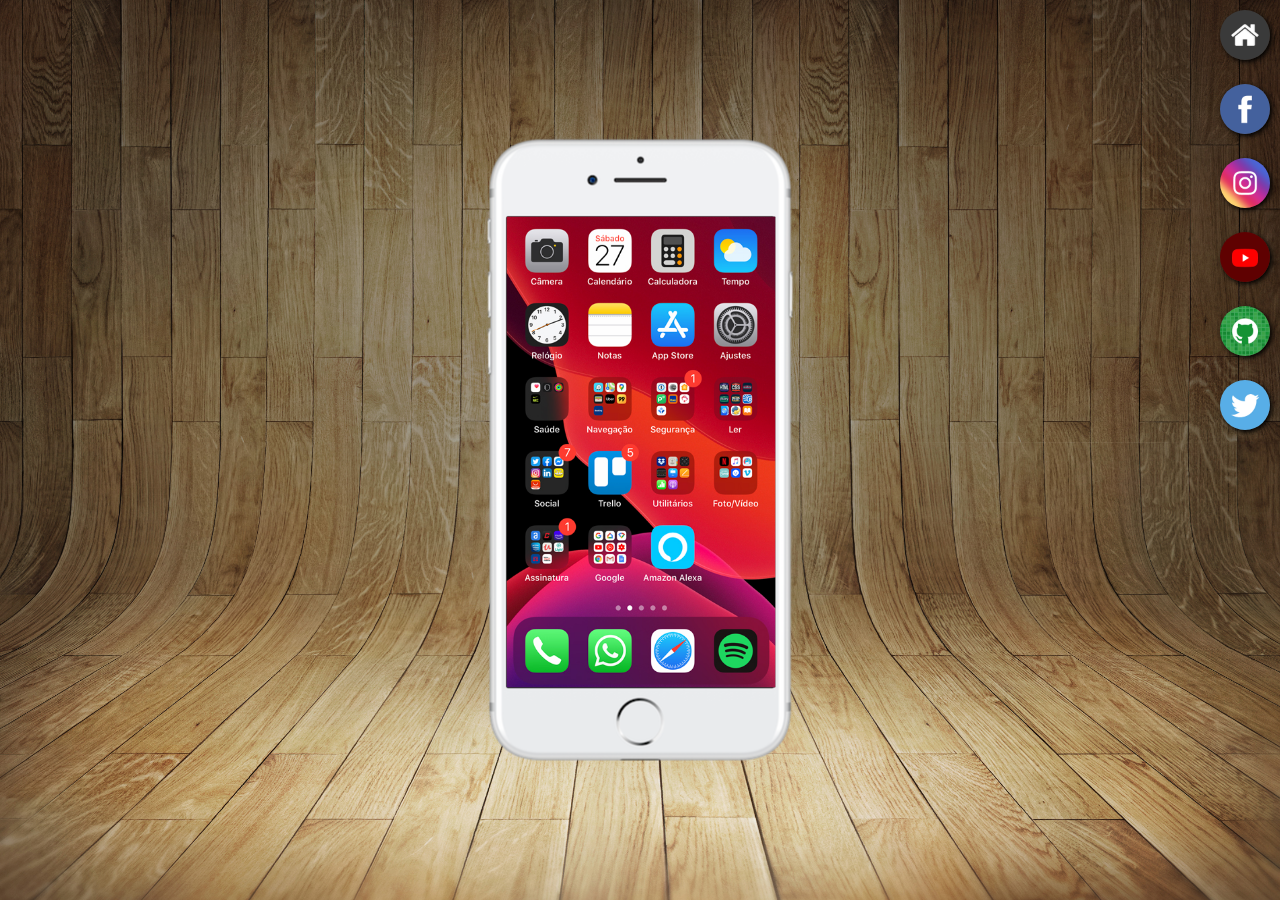
<file: index.html>
<!DOCTYPE html>
<html lang="pt-br">
<head>
    <meta charset="UTF-8">
    <meta name="viewport" content="width=device-width, initial-scale=1.0">
    <title>Projecto Redes Sociais</title>
    <link rel="shortcut icon" href="favicon.ico" type="image/x-icon">
    <link rel="stylesheet" href="estilos/style.css">
</head>
<body>
    <main>
        <section id="telefone">
            <iframe src="home.html" name="tela" id="tela" frameborder="0">
                <p>Seu navegador não é compátivel com iframes</p>
            </iframe>
            
        </section>
        <section id="redes-sociais">
            <a href="home.html" target="tela"><img src="imagens/logo-home.jpg" alt=""></a> <br>
            <a href="facebook.html" target="tela"><img src="imagens/logo-facebook.jpg" alt=""></a><br>
            <a href="instagram.html" target="tela"><img src="imagens/logo-instagram.jpg" alt=""></a><br>
            <a href="youtube.html" target="tela"><img src="imagens/logo-youtube.jpg" alt=""></a><br>
            <a href="github.html" target="tela"><img src="imagens/logo-github.jpg" alt=""></a><br>
            <a href="twitter.html" target="tela"><img src="imagens/logo-twitter.jpg" alt=""></a>



        </section>
    </main>
</body>
</html>
</file>
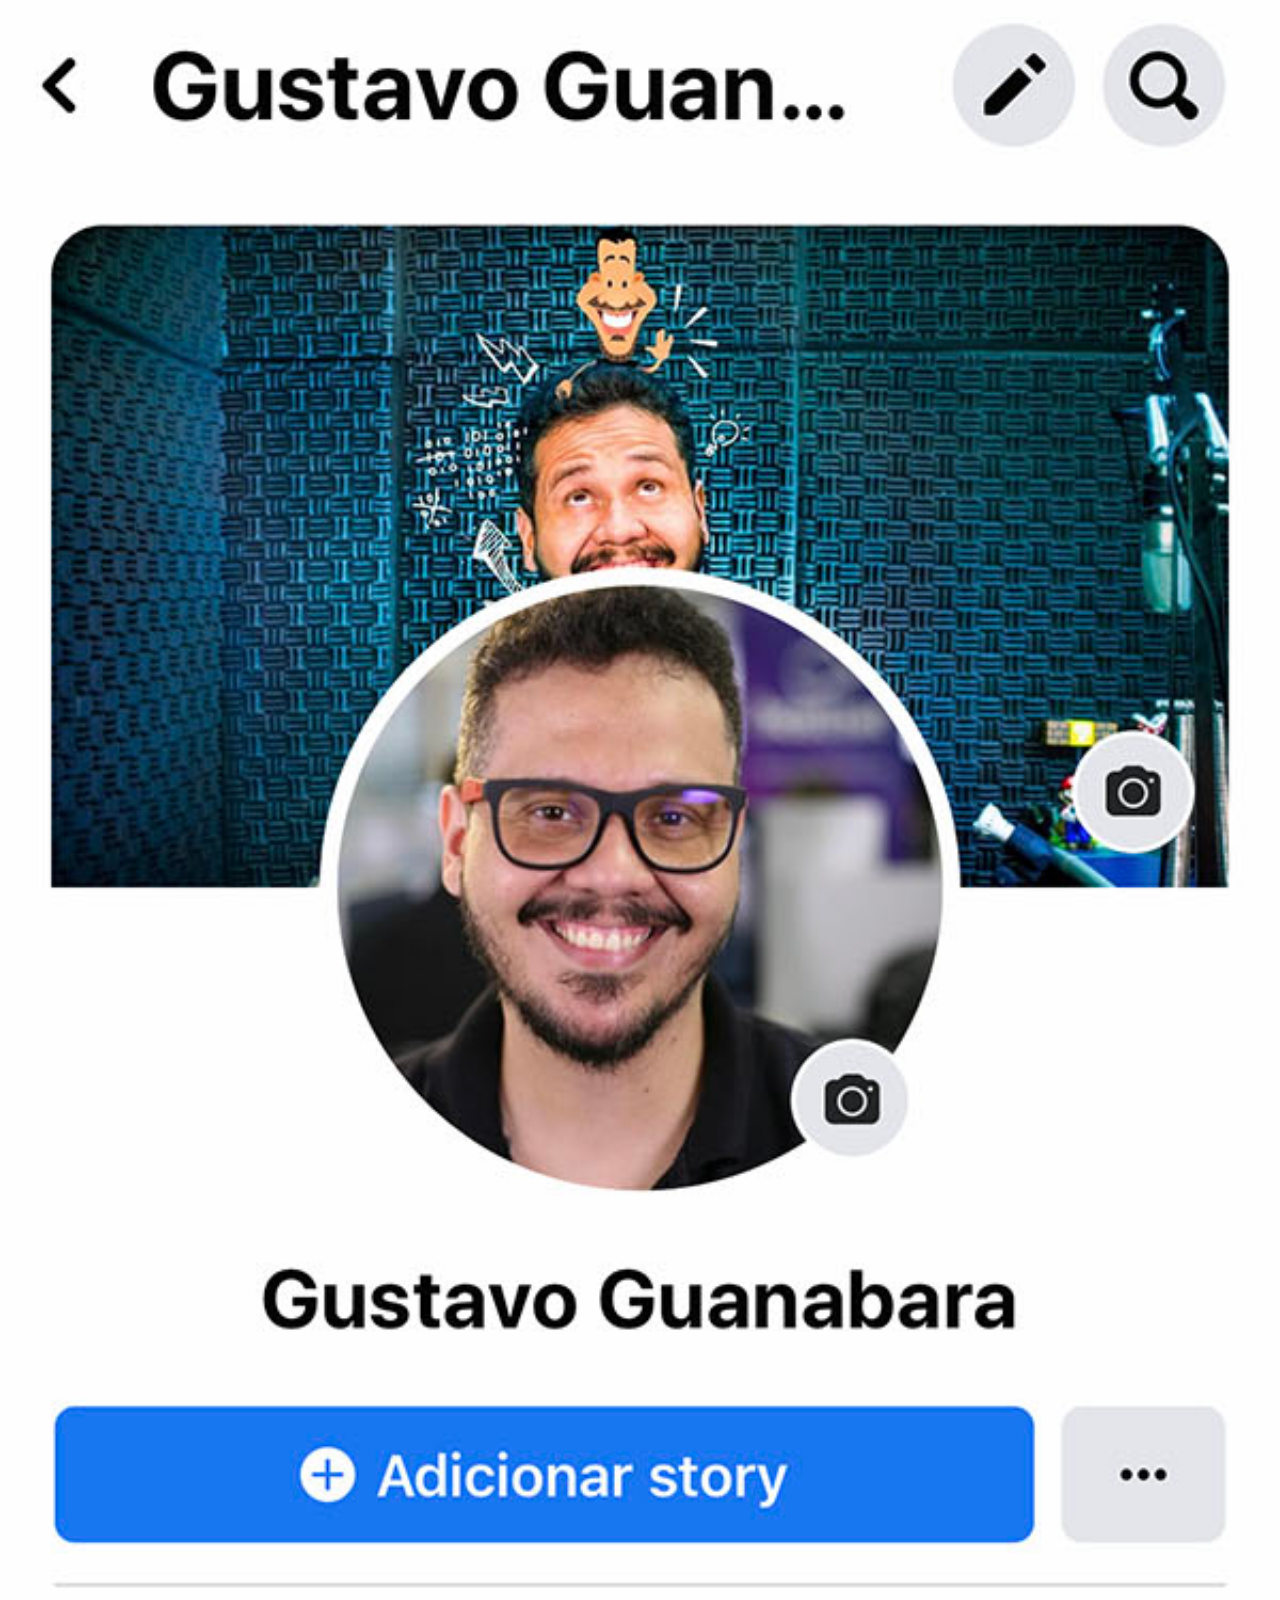
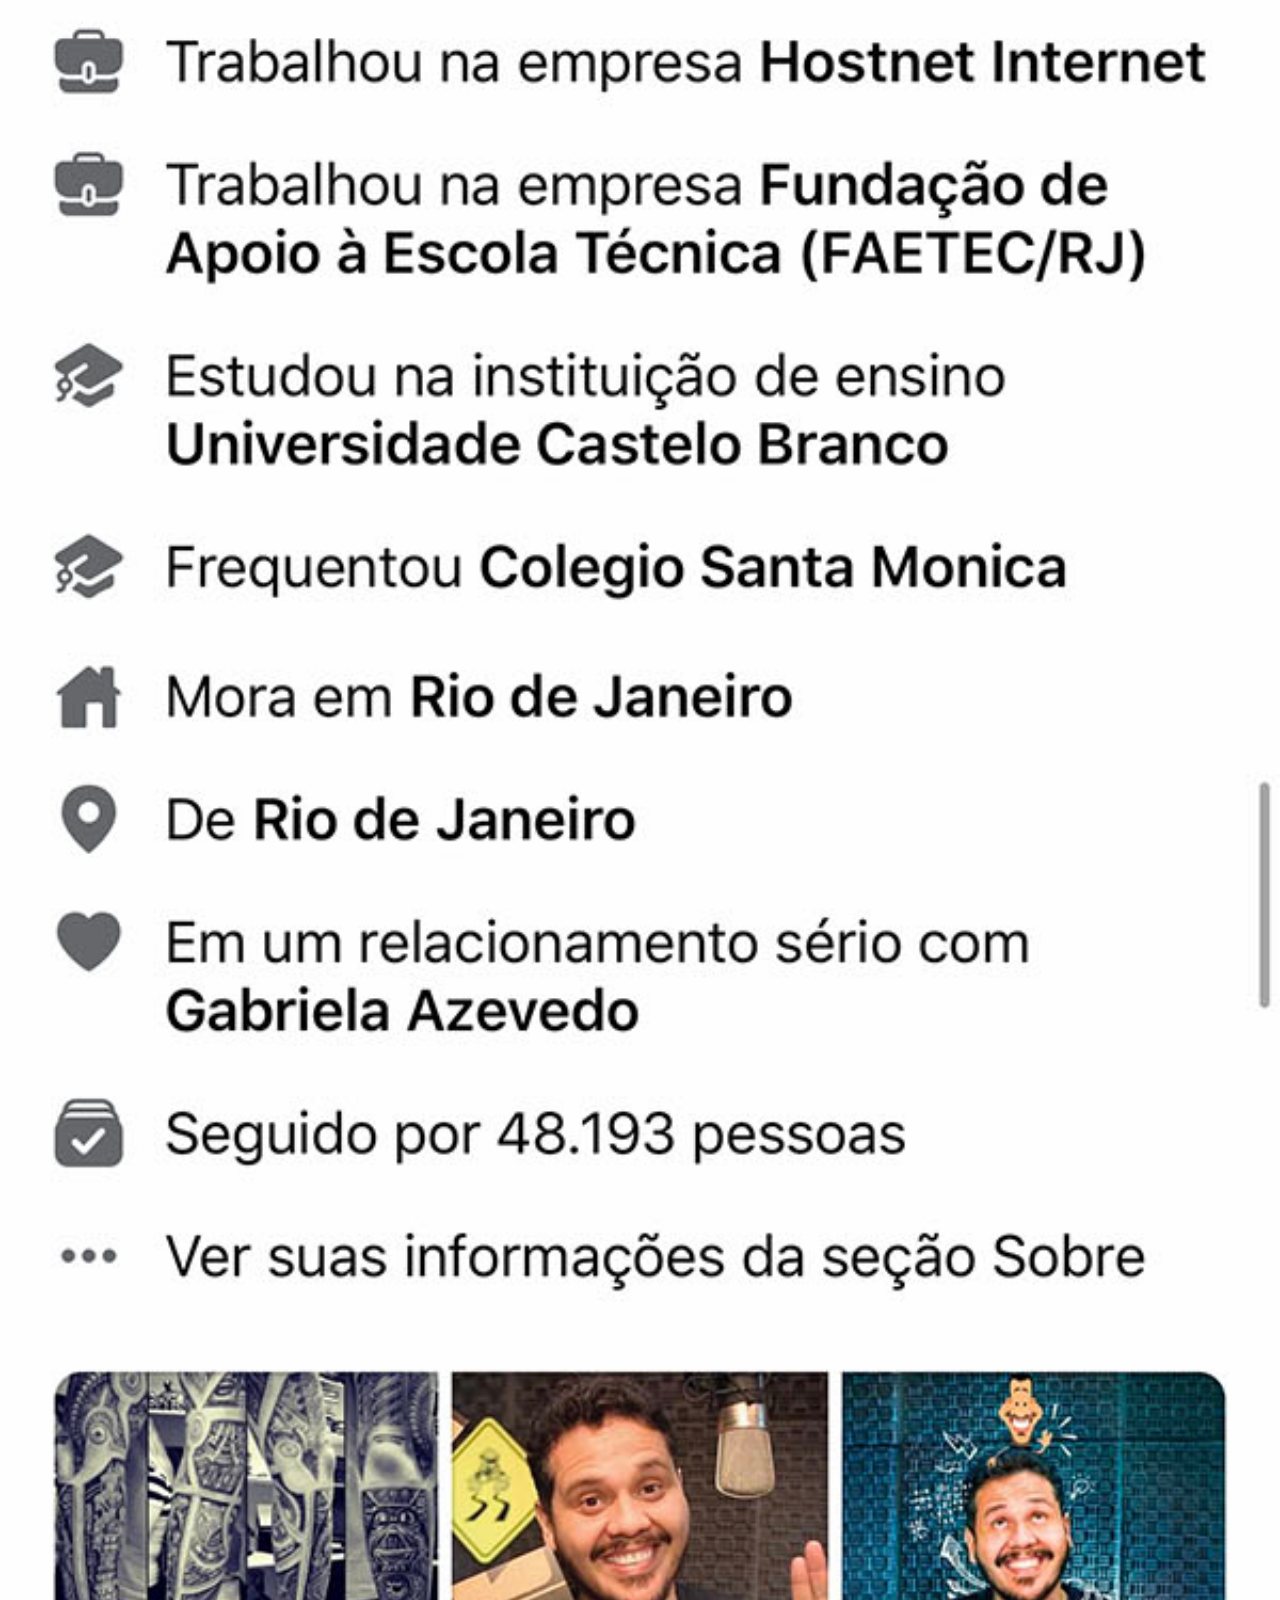
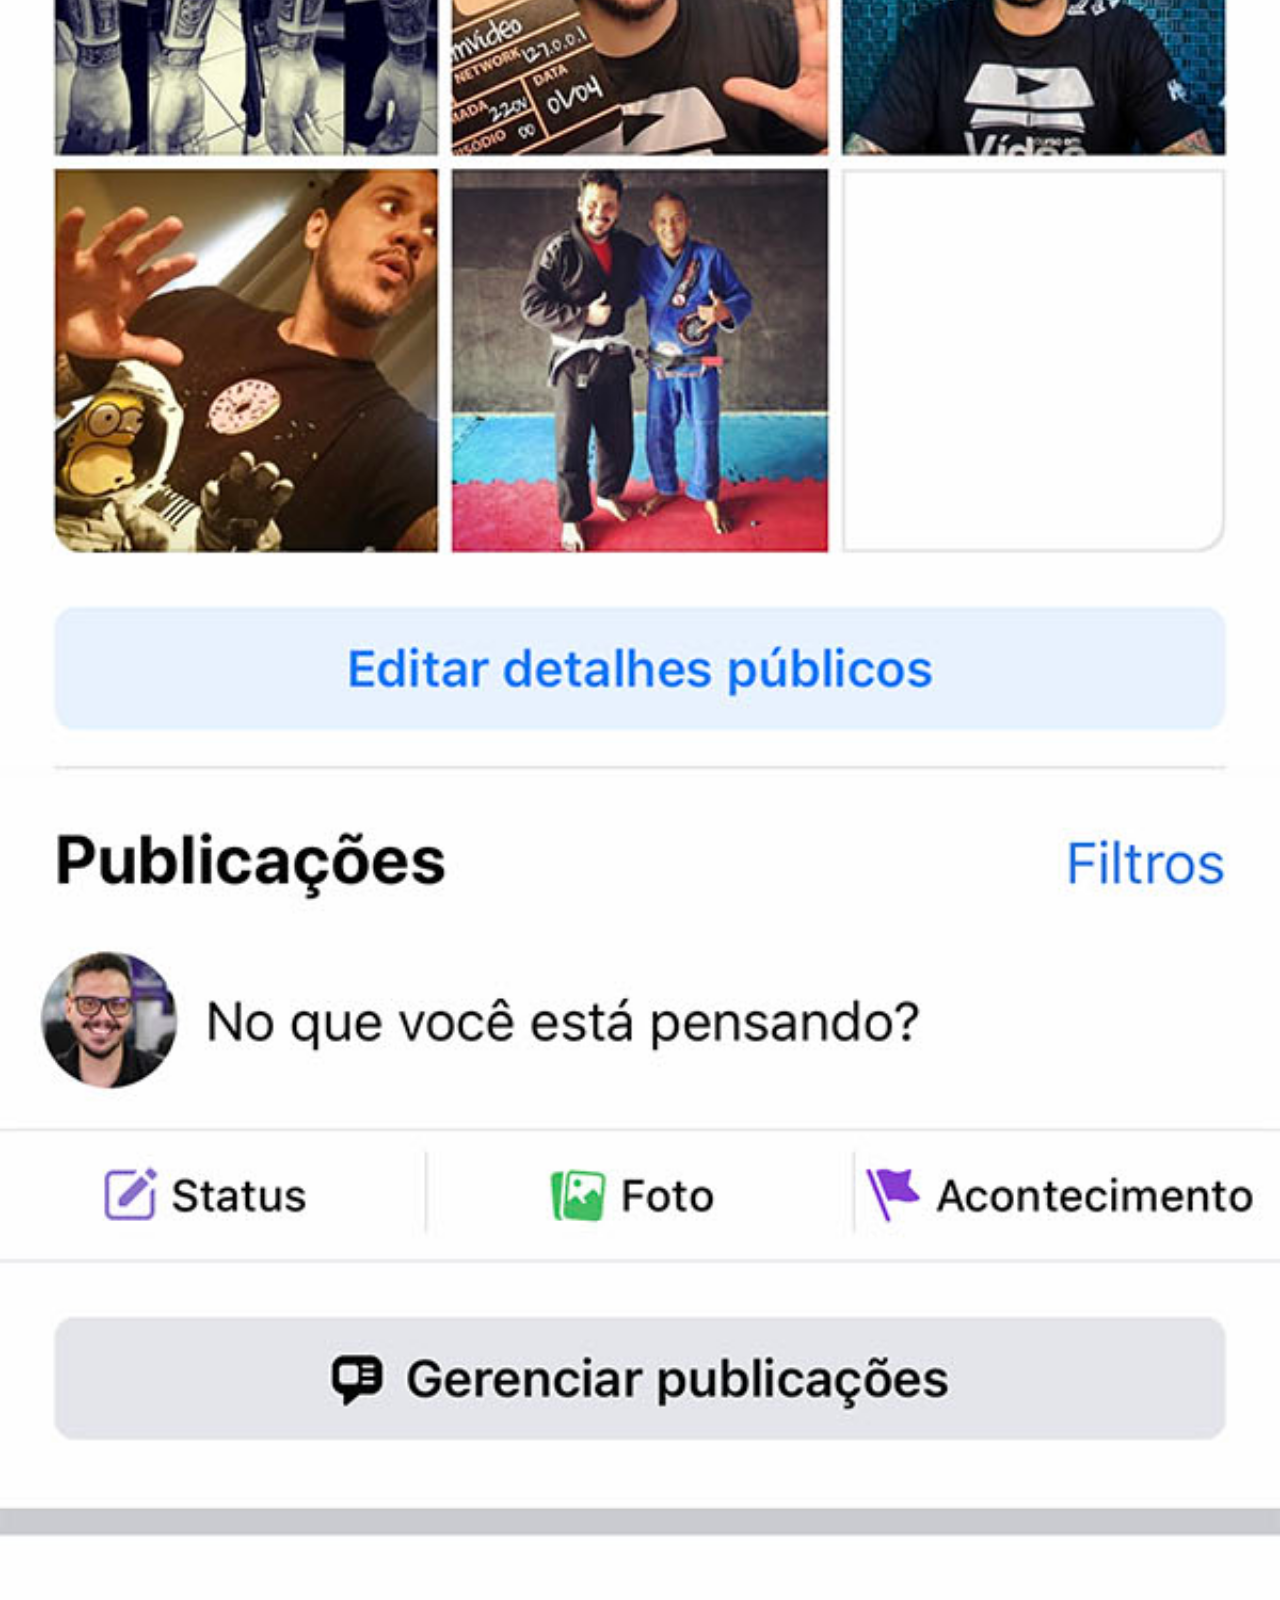
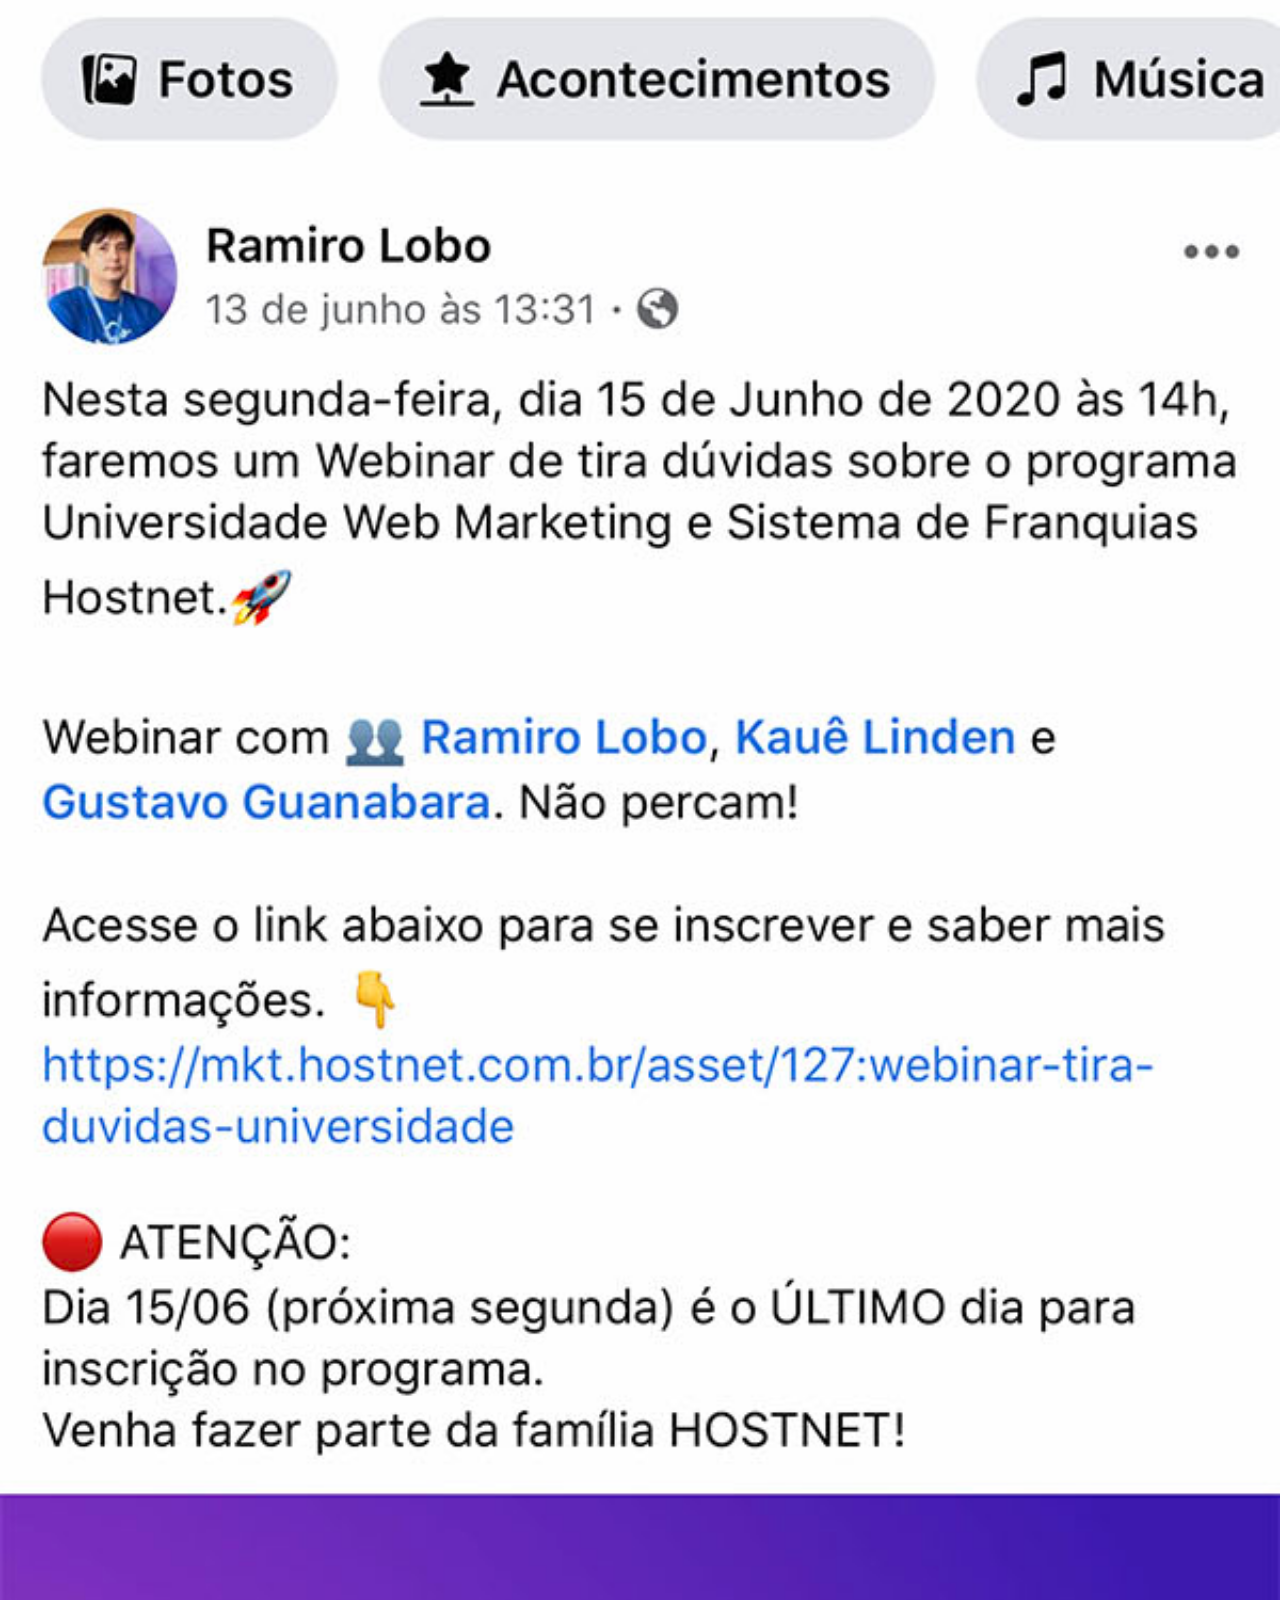
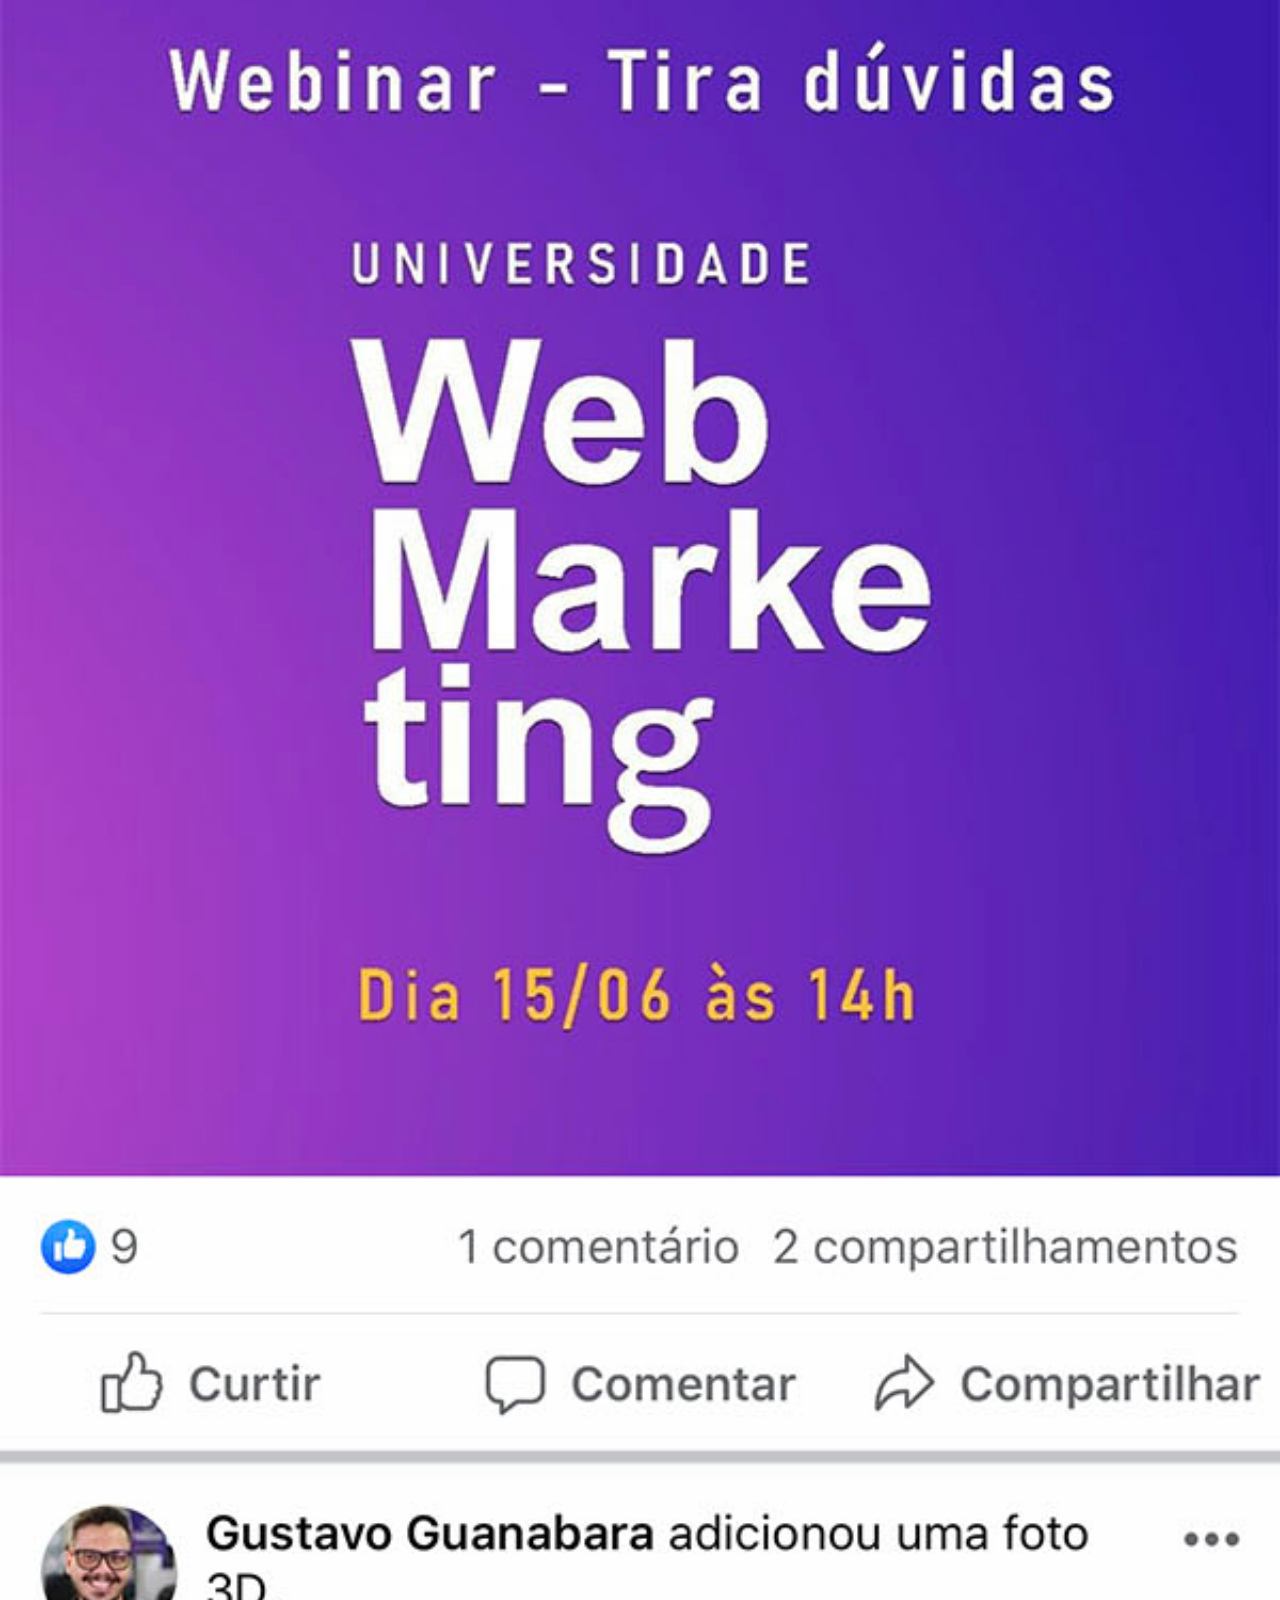
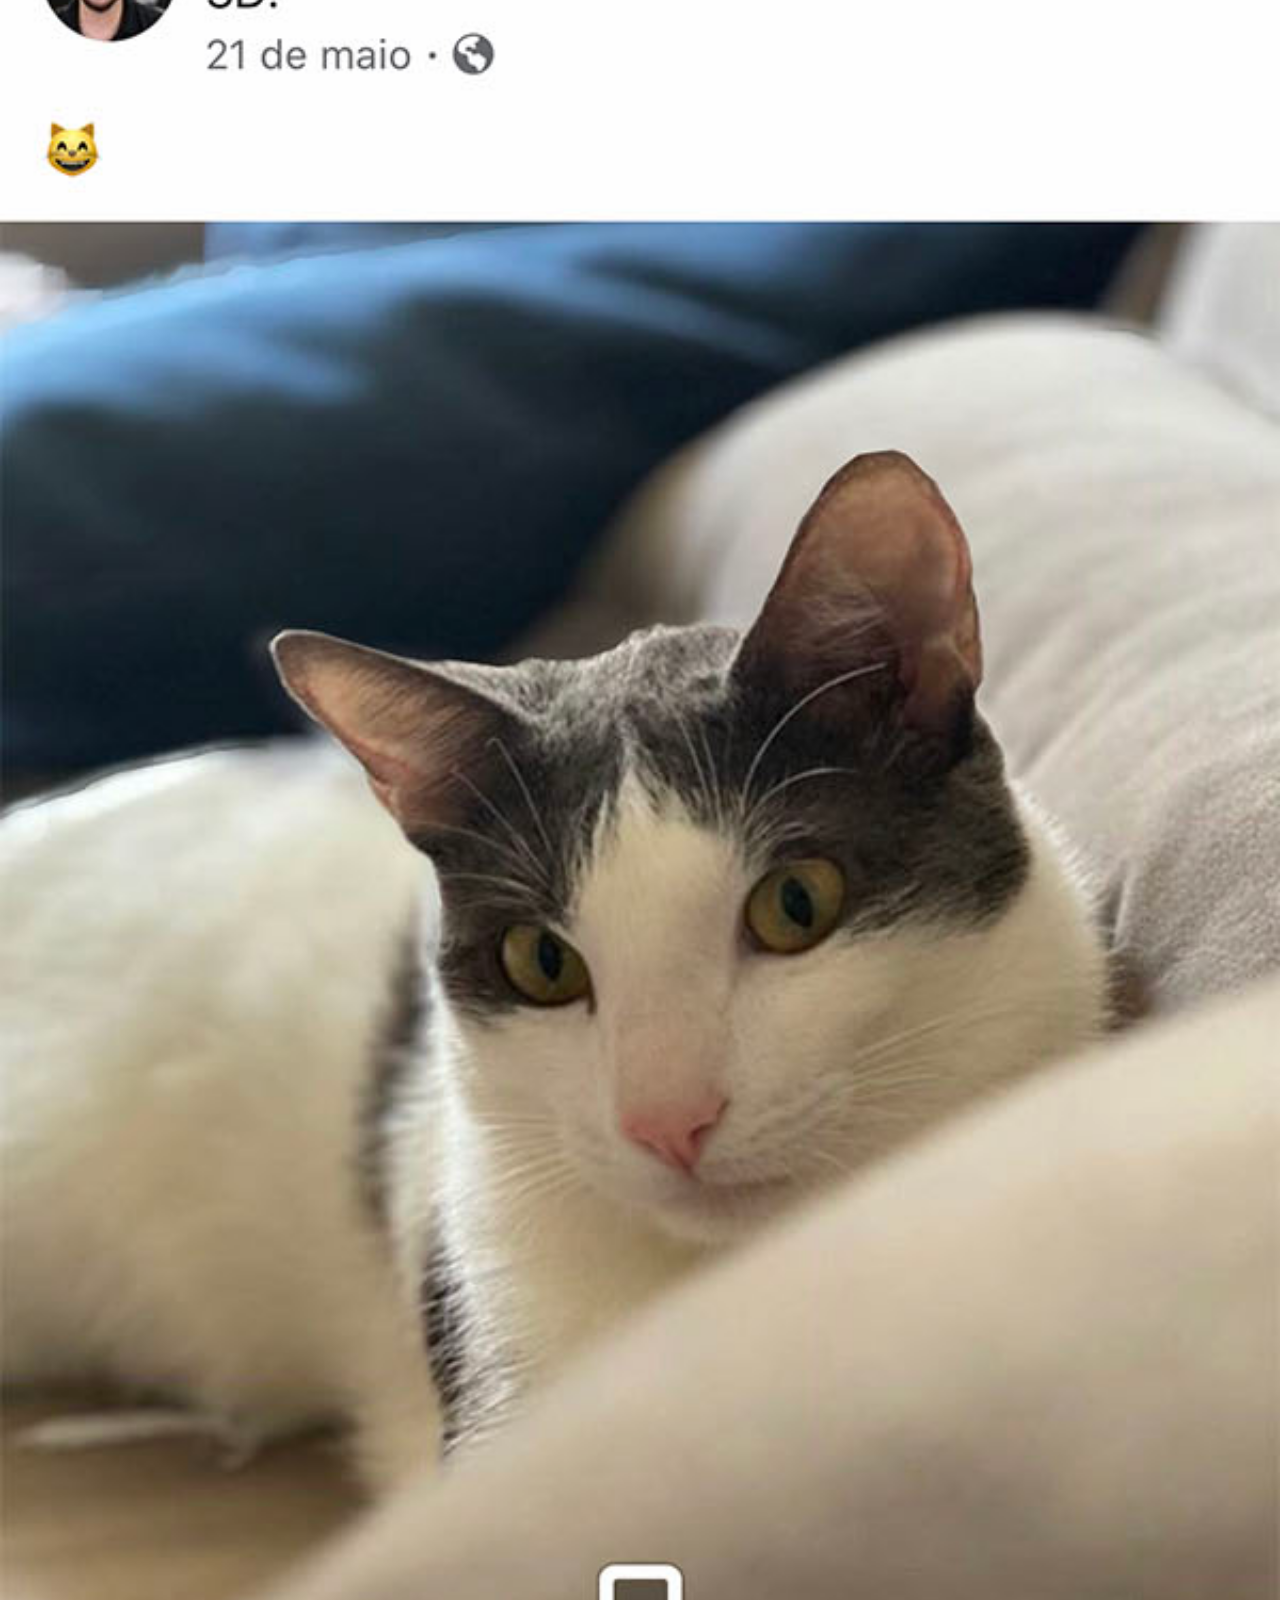
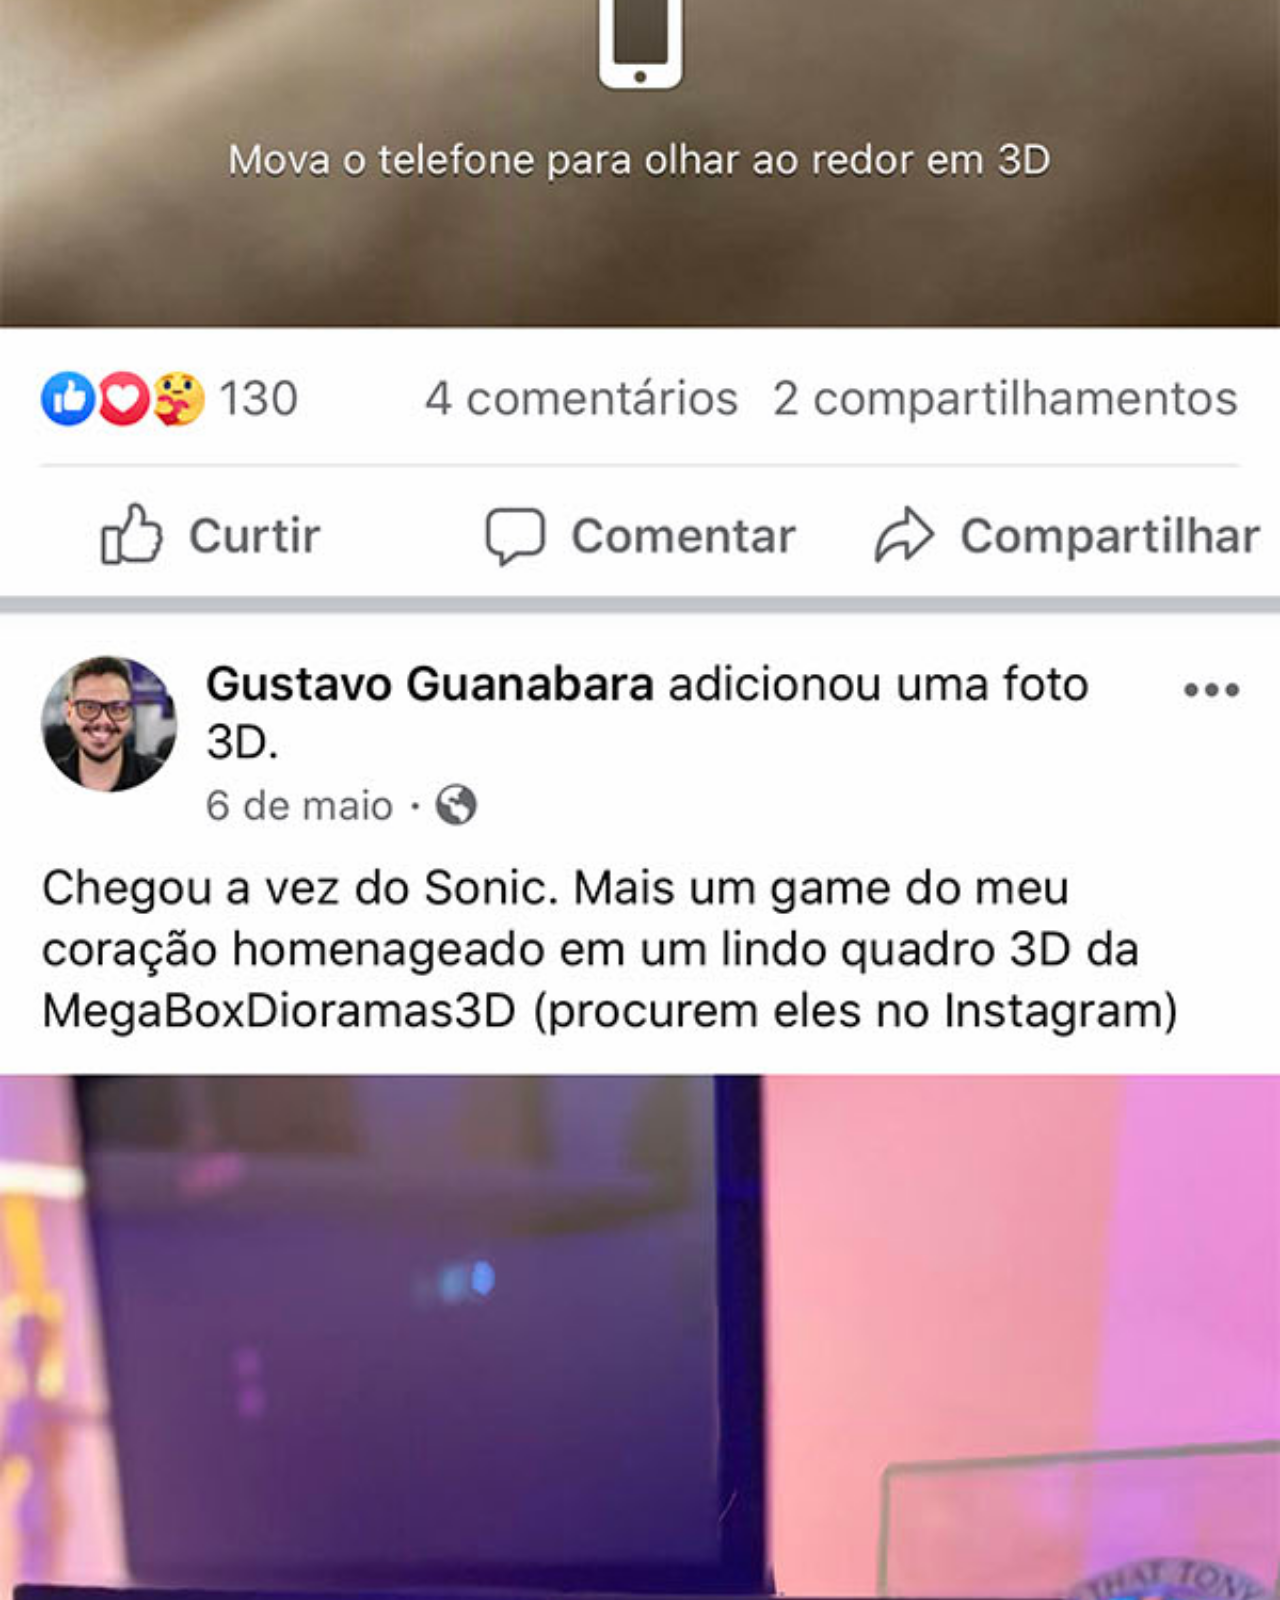
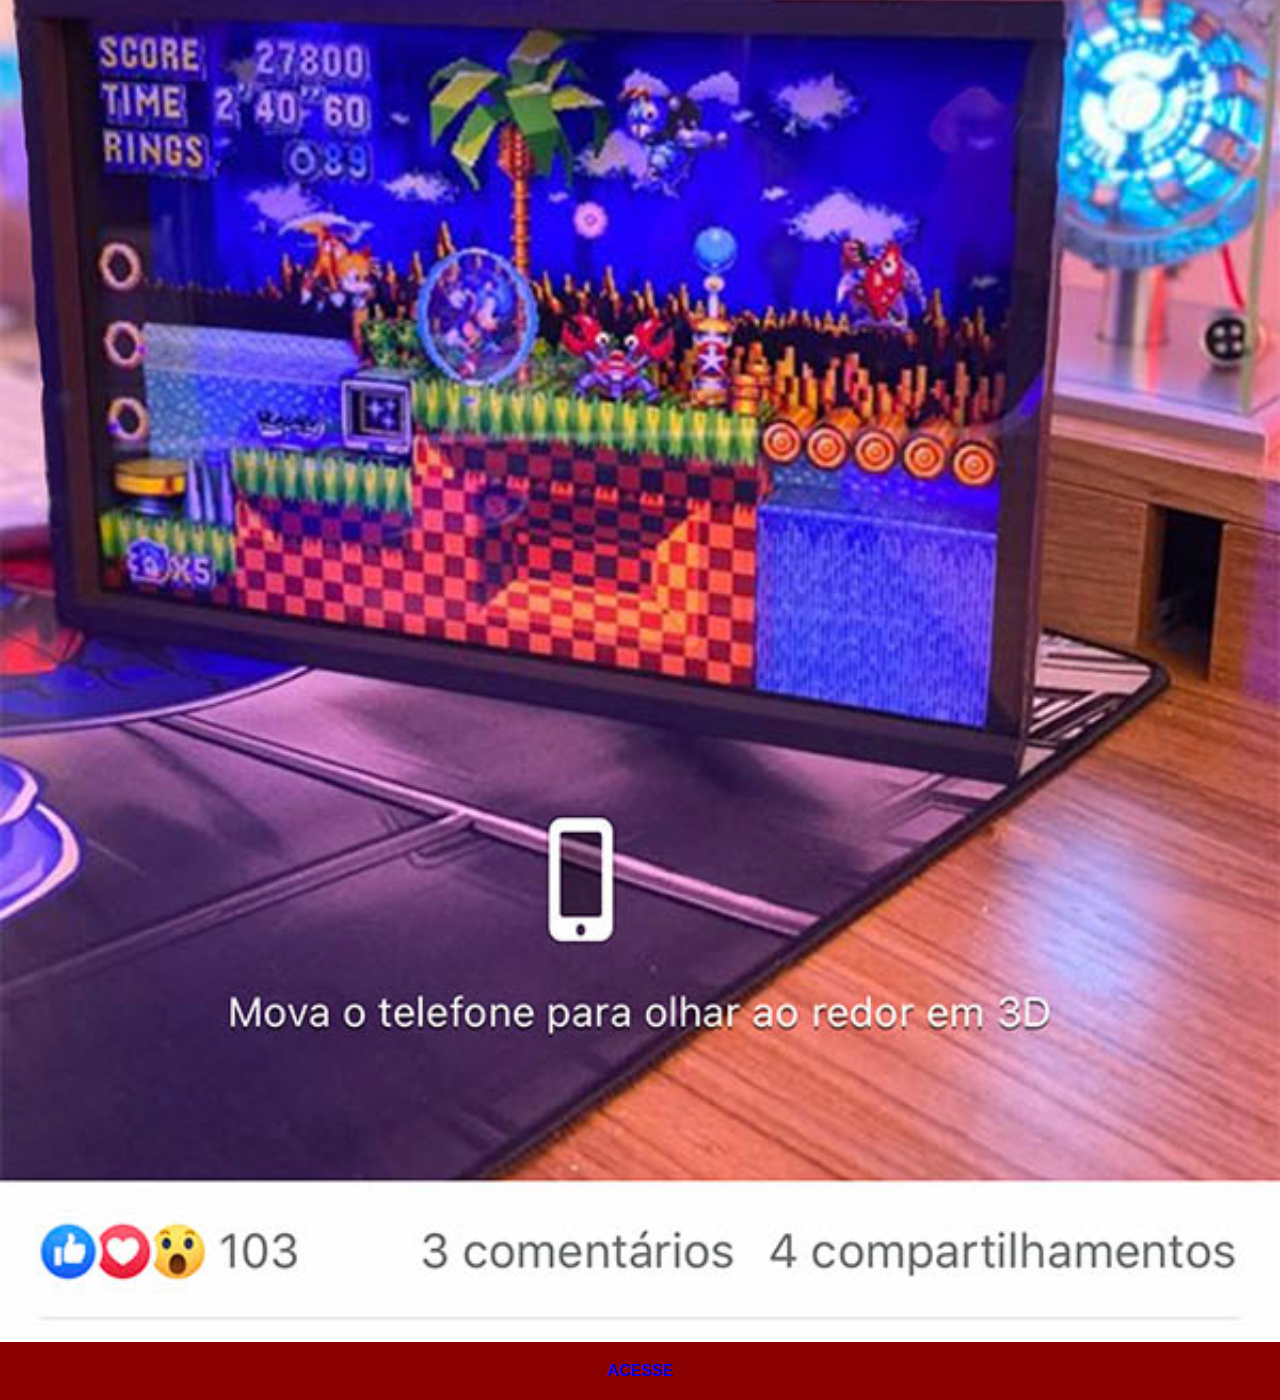
<file: facebook.html>
<!DOCTYPE html>
<html lang="pt-br">
<head>
    <meta charset="UTF-8">
    <meta name="viewport" content="width=device-width, initial-scale=1.0">
    <title>Facebook</title>
    <link rel="stylesheet" href="estilos/social.css">
</head>
<body>
    <img src="imagens/tela-facebook.jpg" alt="">
    <a href="https://web.facebook.com/bumbacaetano.paulo" target="_blank">ACESSE</a>
</body>
</html>
</file>
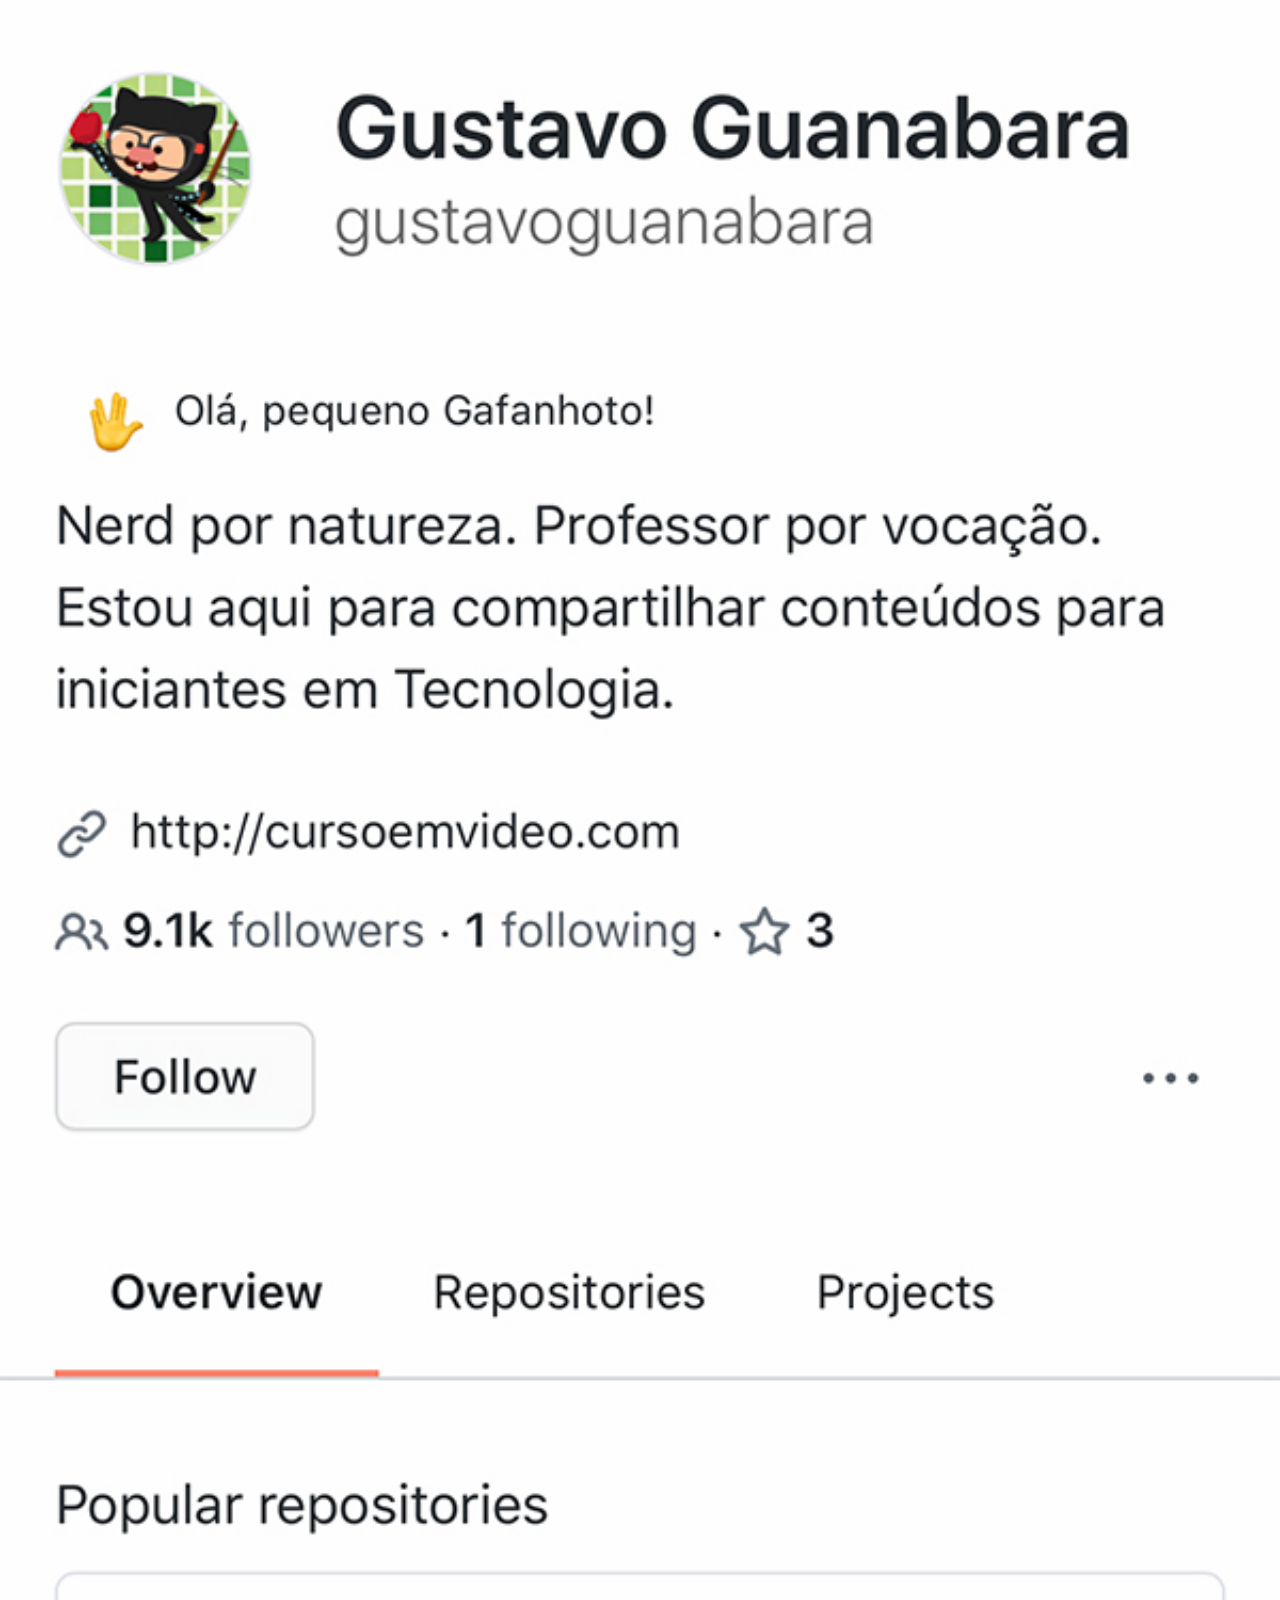
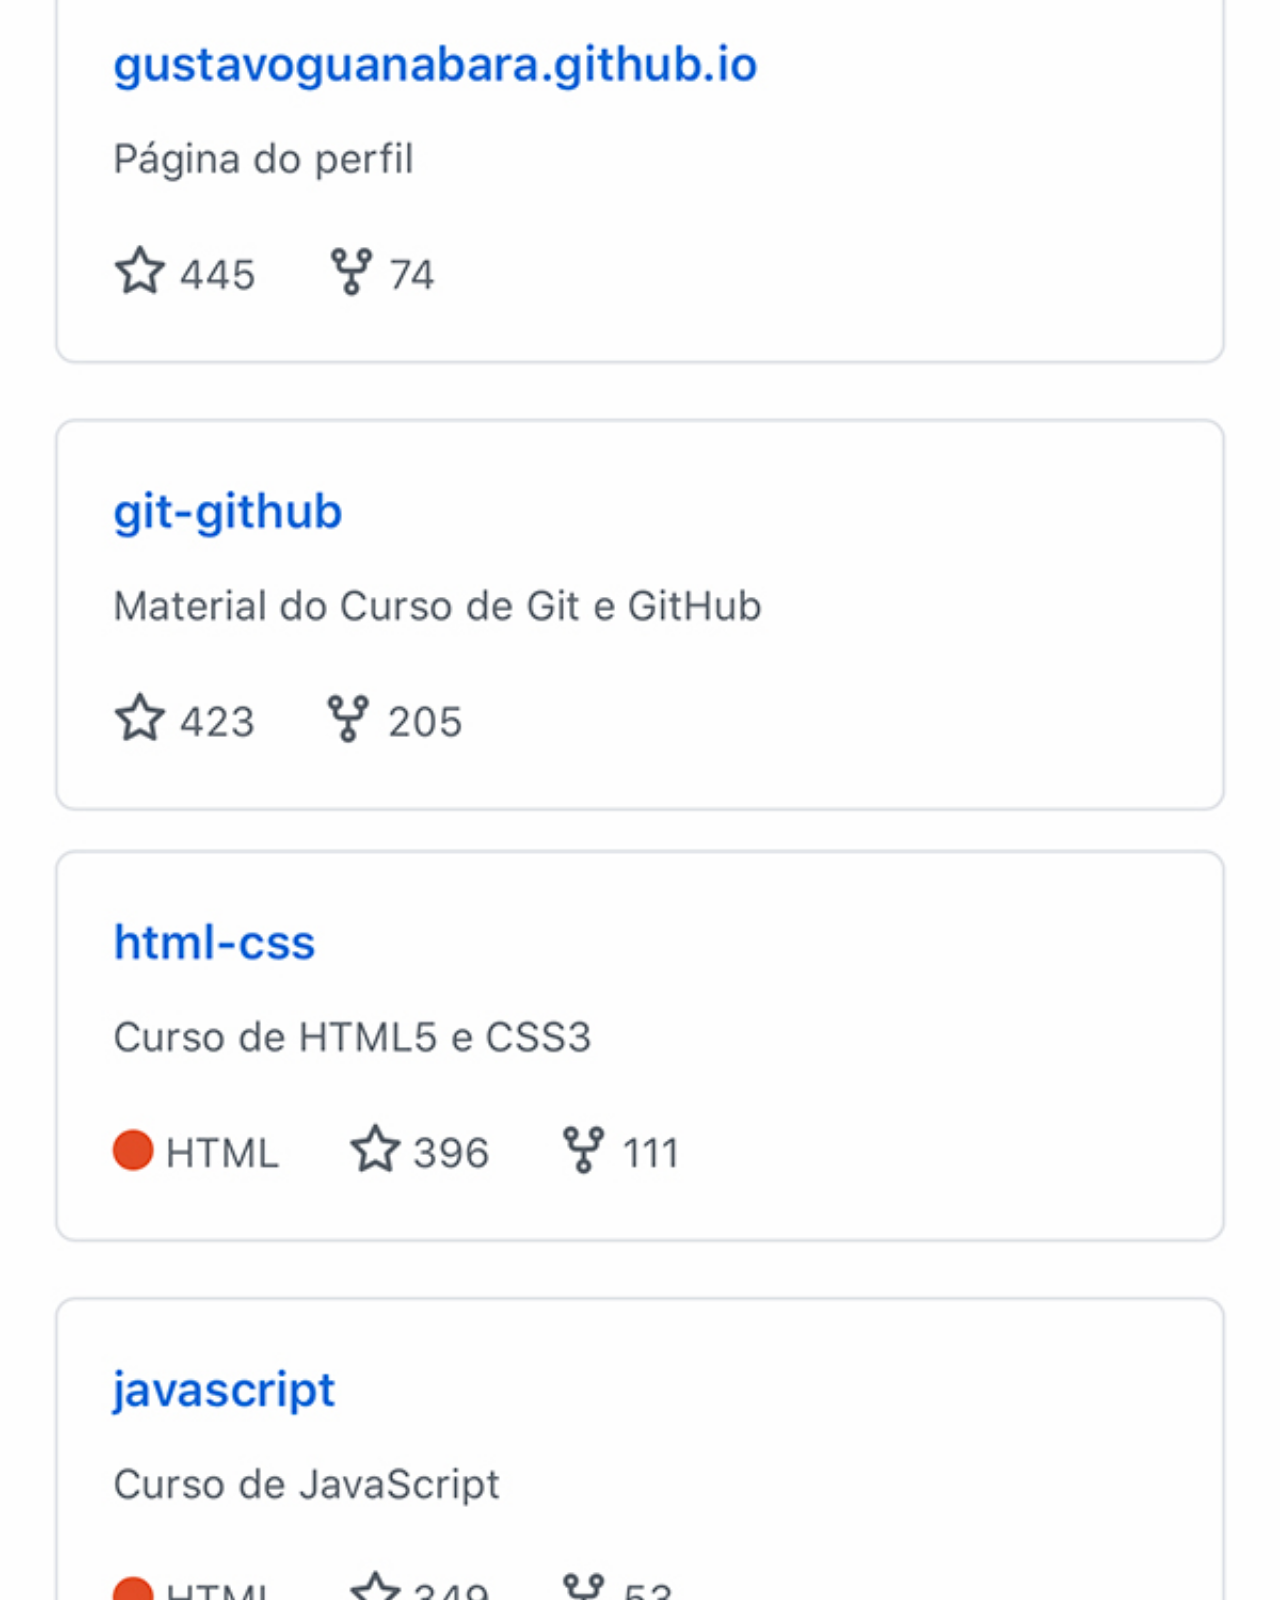
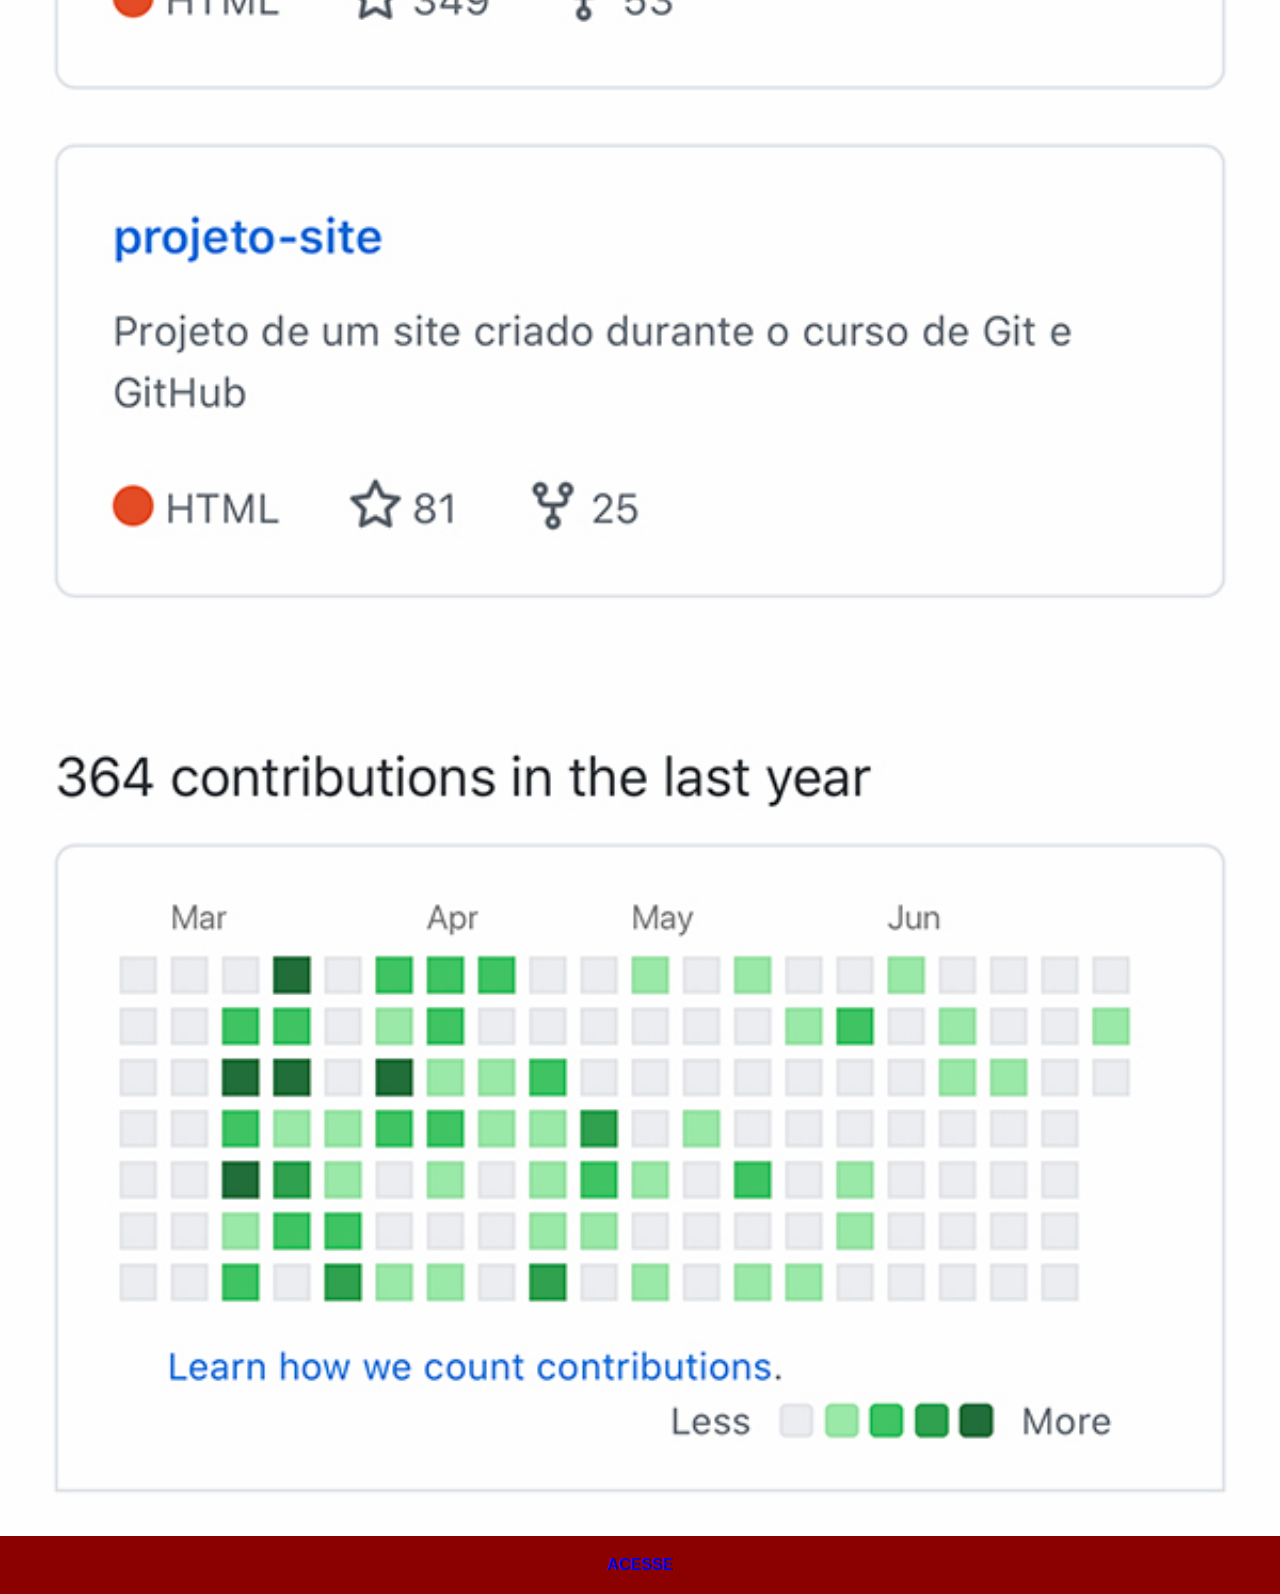
<file: github.html>
<!DOCTYPE html>
<html lang="pt-br">
<head>
    <meta charset="UTF-8">
    <meta name="viewport" content="width=device-width, initial-scale=1.0">
    <title>github</title>
    <link rel="stylesheet" href="estilos/social.css">
</head>
<body>
    <img src="imagens/tela-github.jpg" alt="">
    <a href="https://github.com/bumbacaetano99/">ACESSE</a>
</body>
</html>
</file>
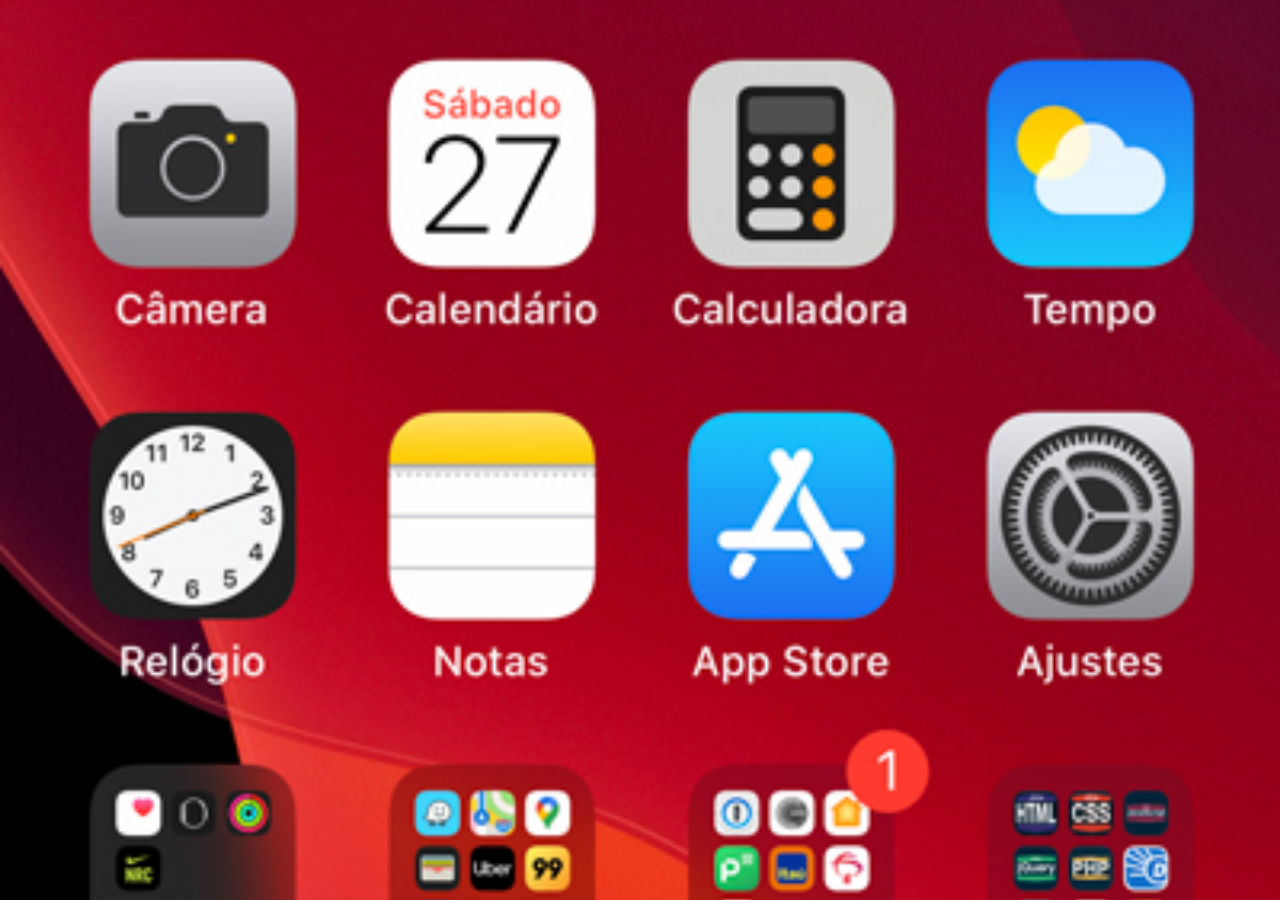
<file: home.html>
<!DOCTYPE html>
<html lang="pt-br">
<head>
    <meta charset="UTF-8">
    <meta name="viewport" content="width=device-width, initial-scale=1.0">
    <title>Home</title>
    <style>
        *{
            margin: 0px;
            padding: 0px;
        }
        body{
            width: 100vw;
            height: 100vh;
            background: black url('imagens/tela-home.jpg') top center no-repeat;
            background-size: cover;
        }
    </style>
</head>
<body>
    
</body>
</html>
</file>
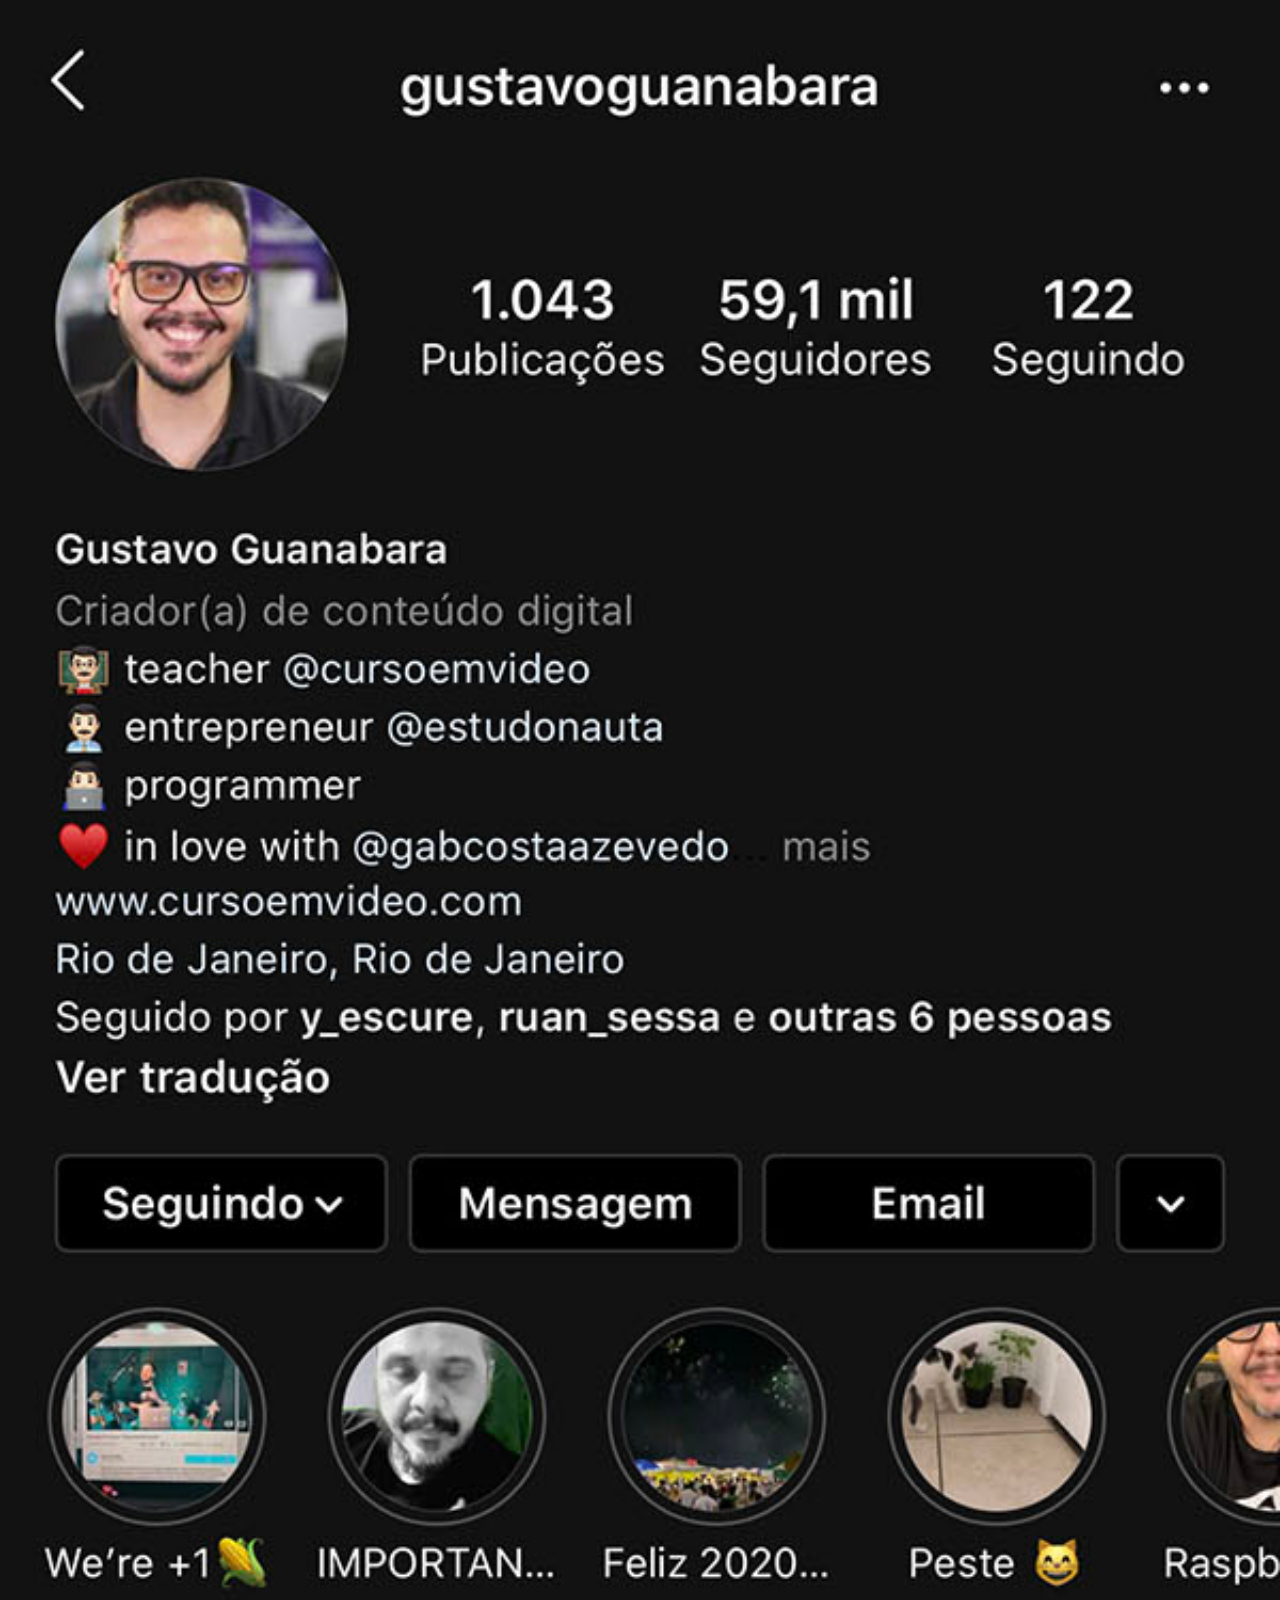
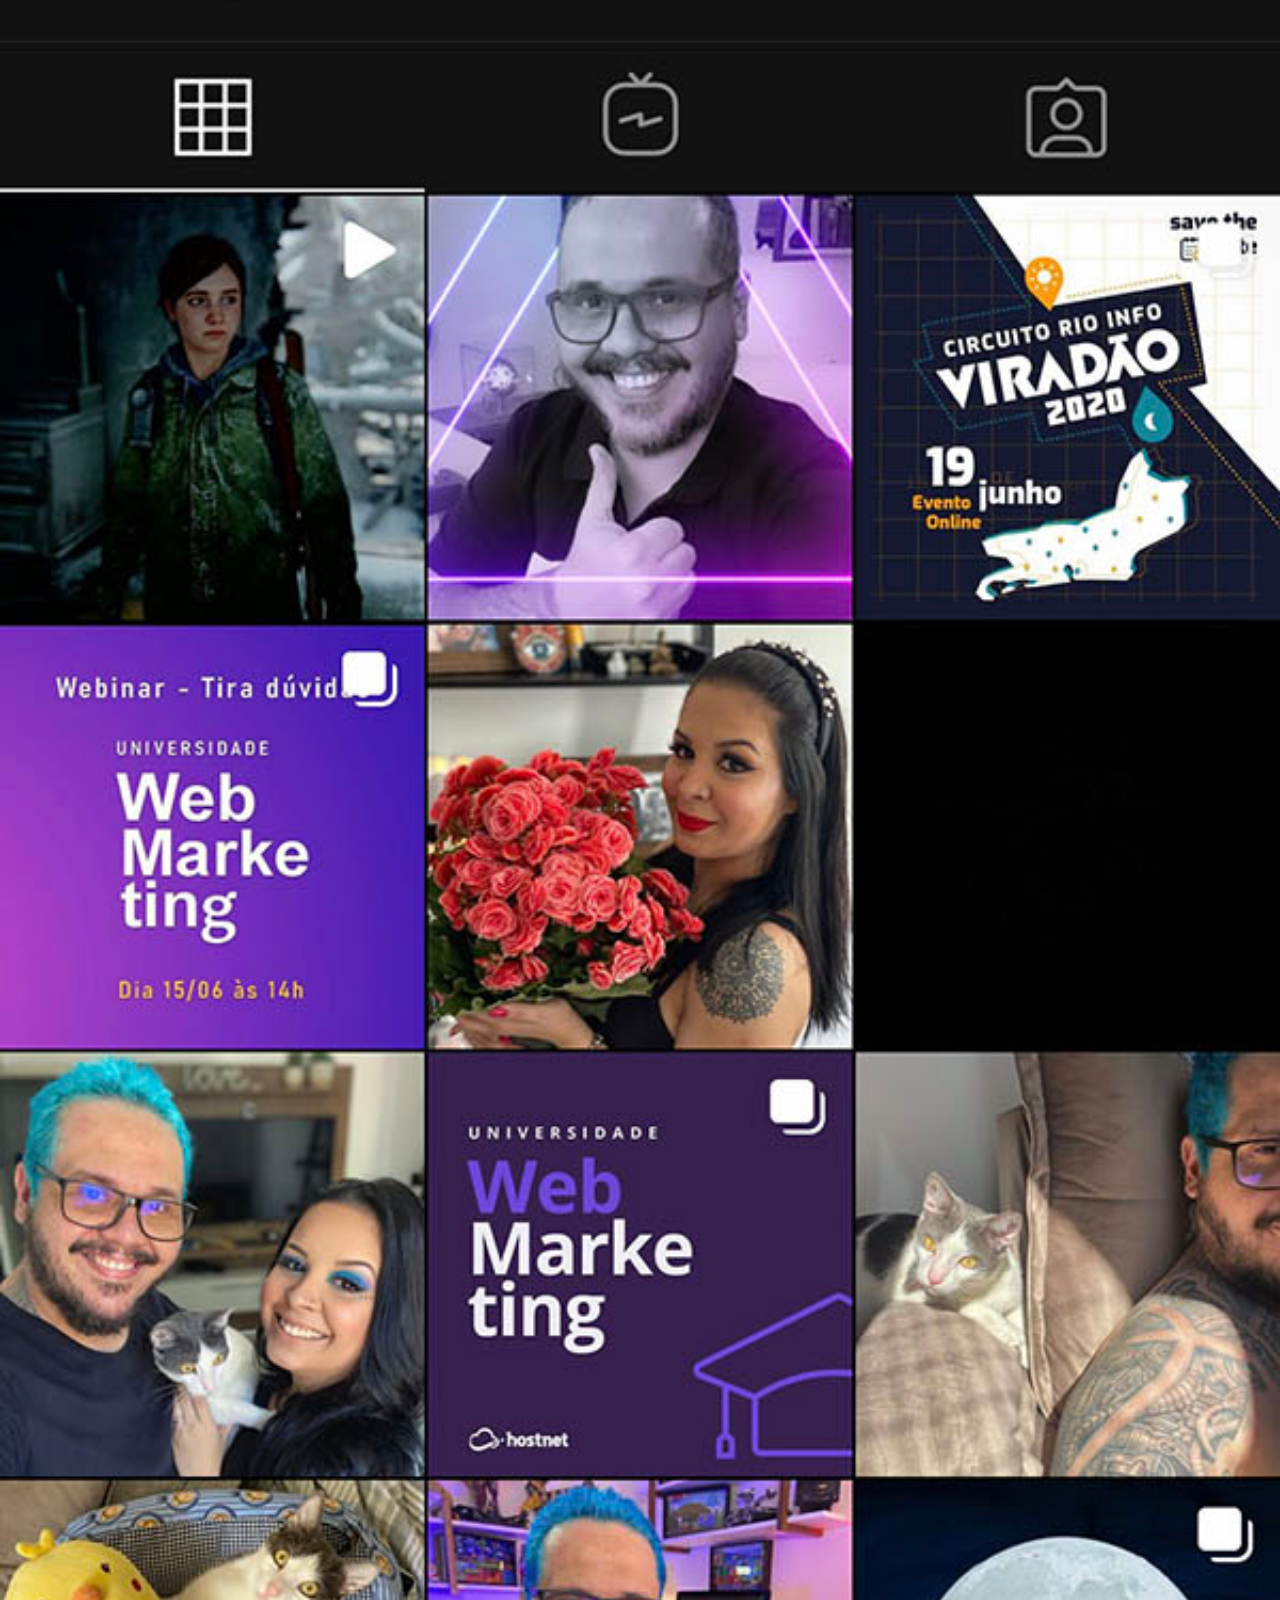
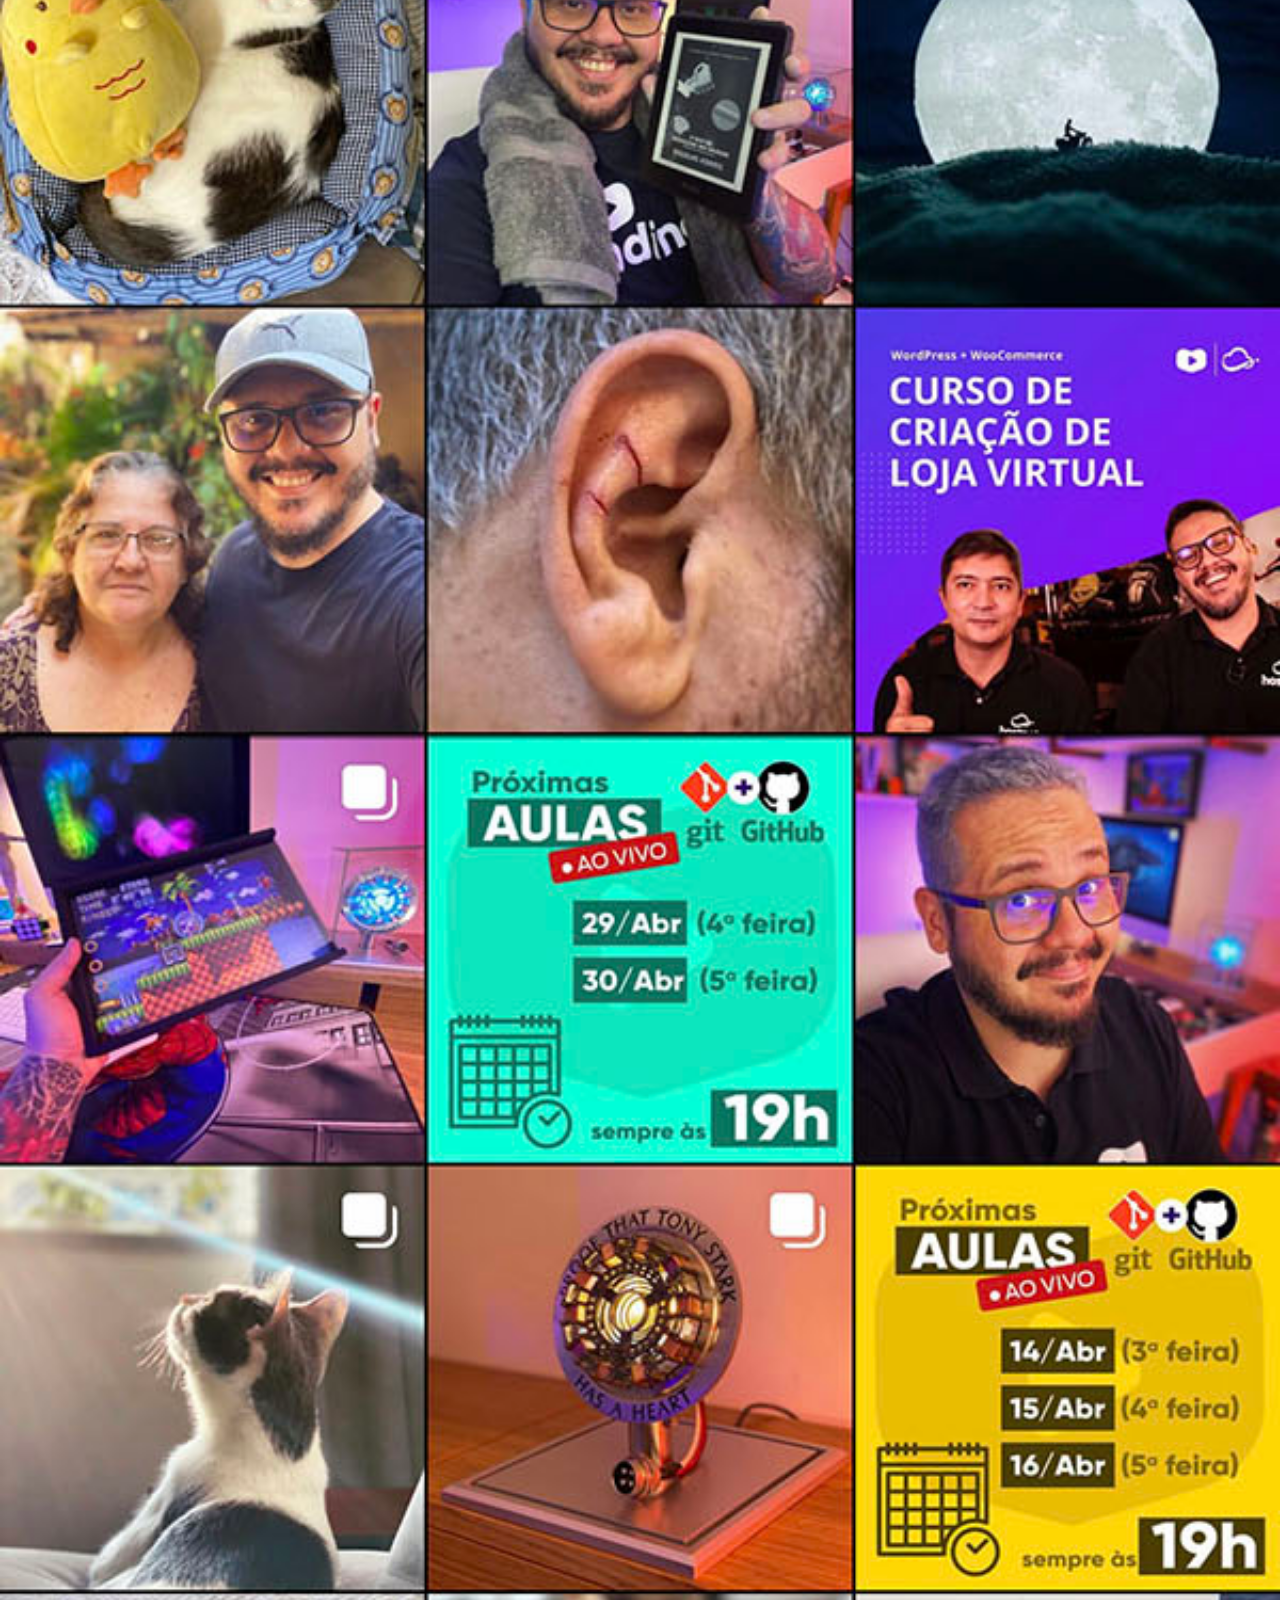
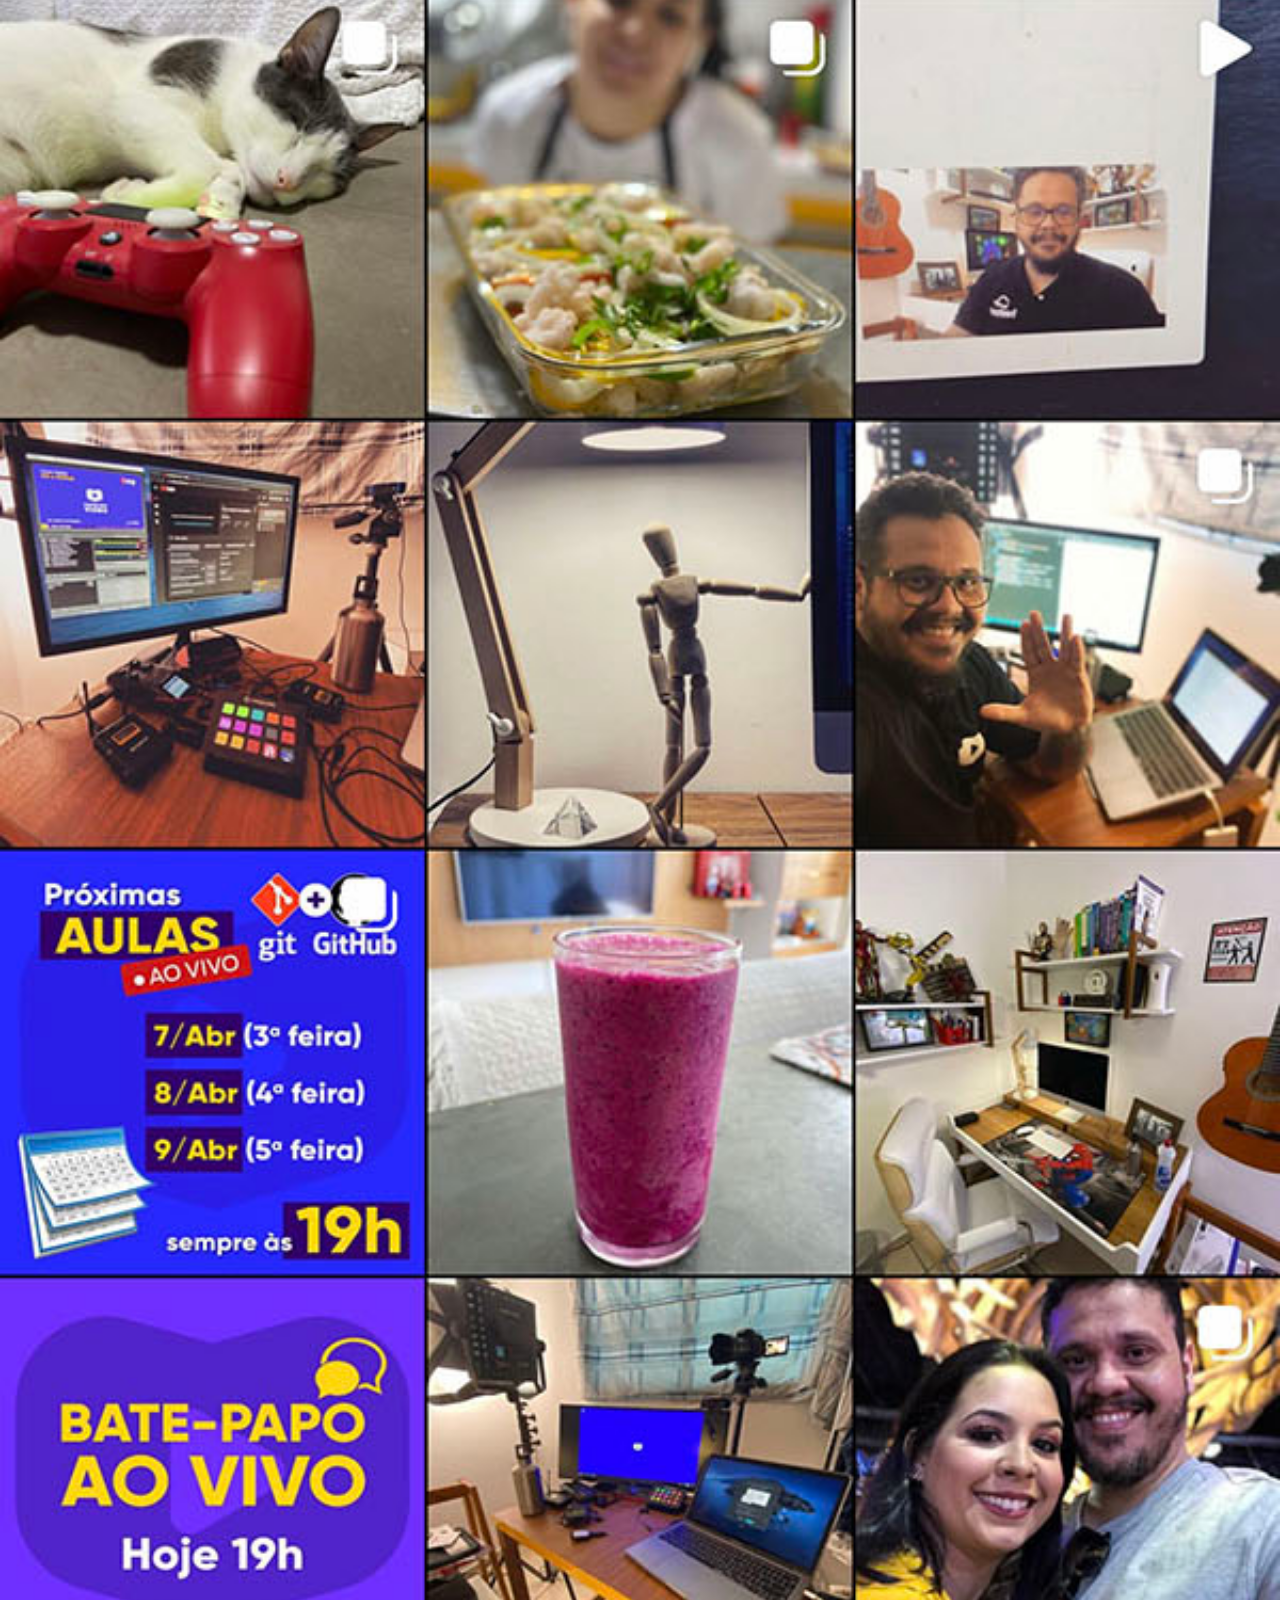
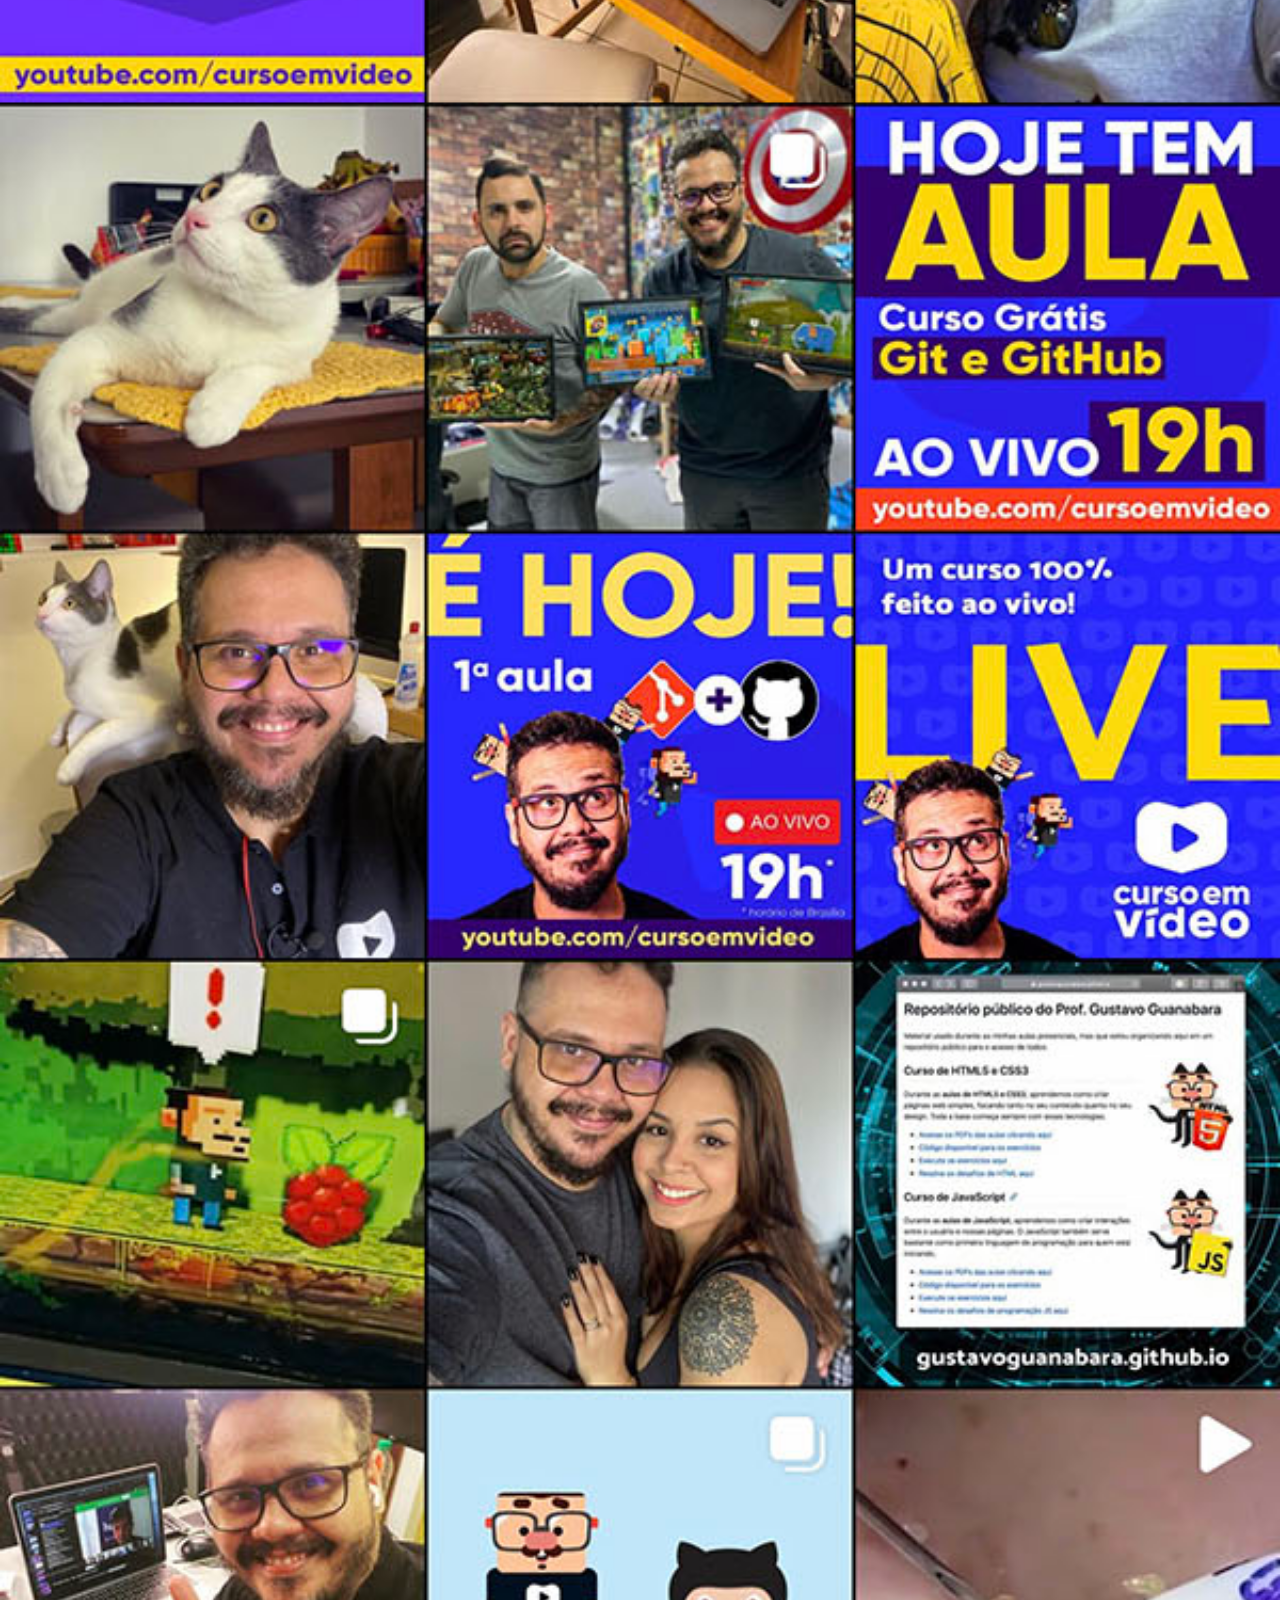
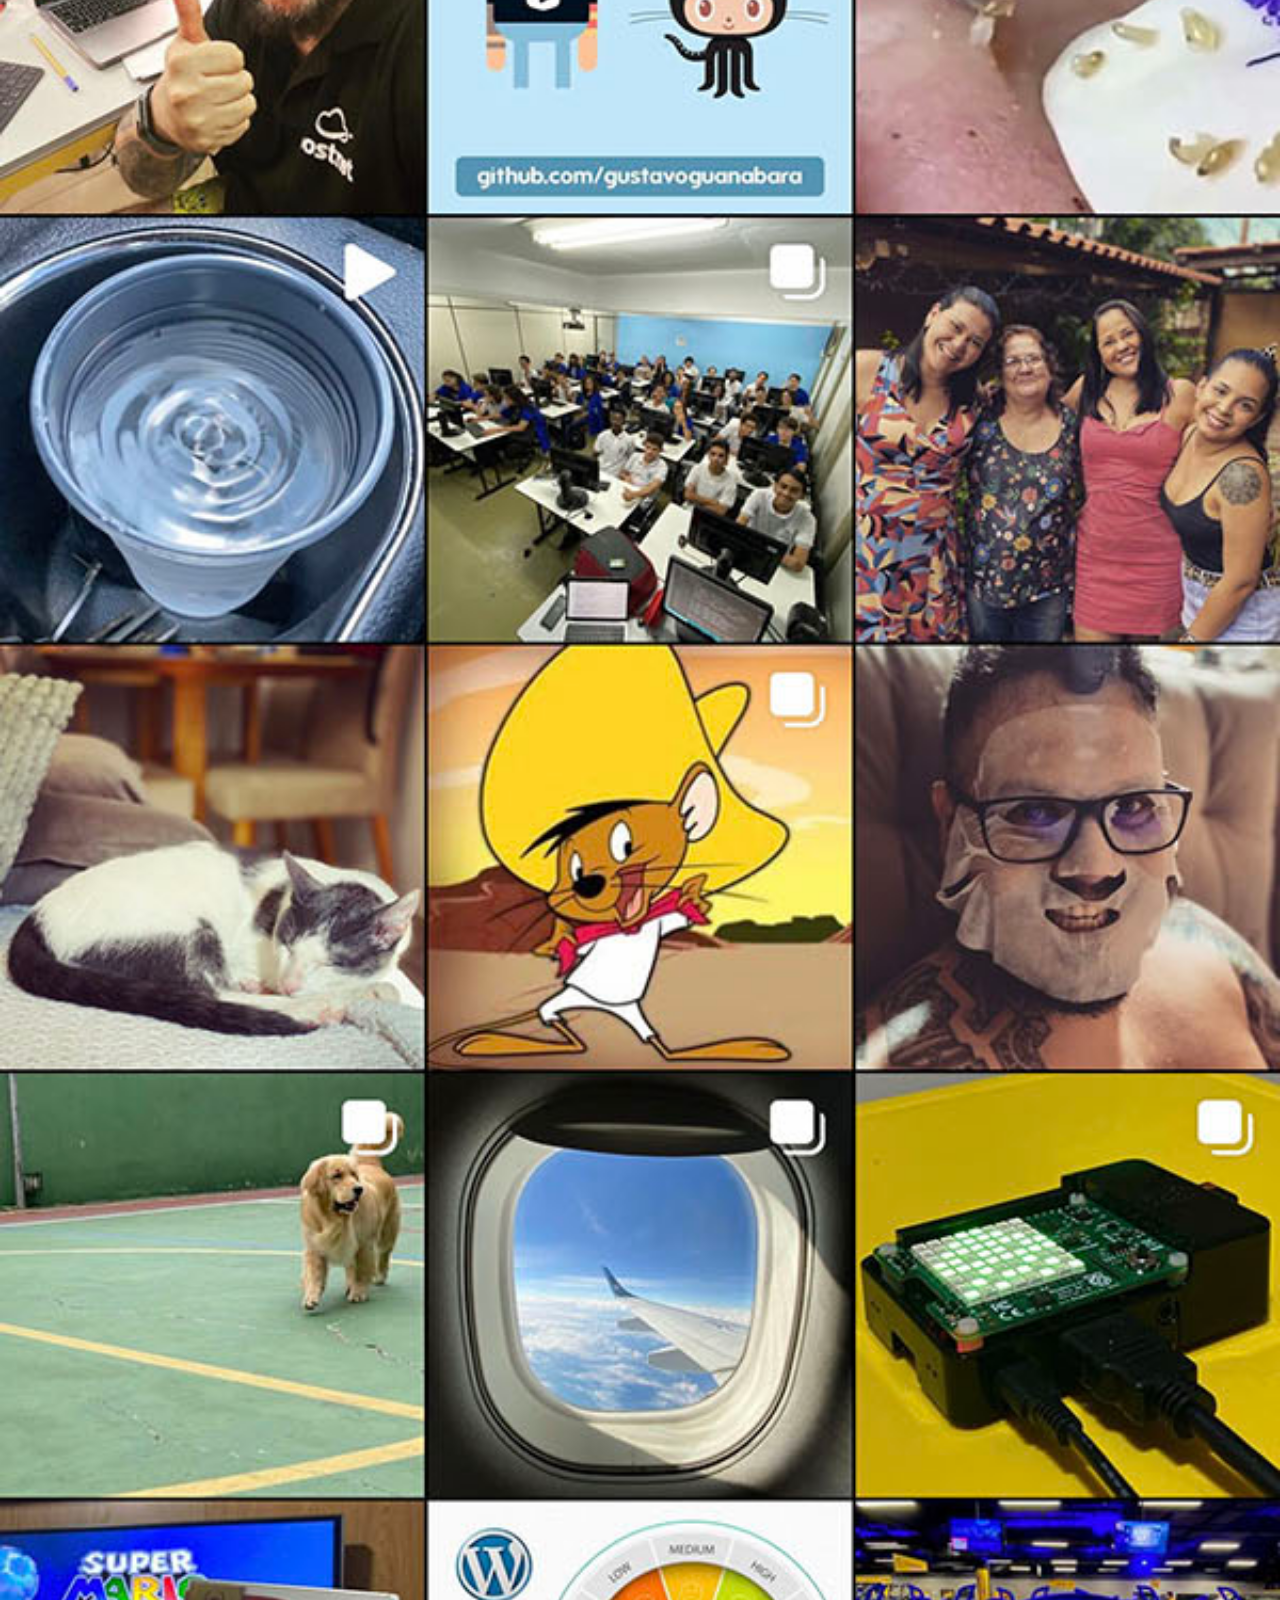
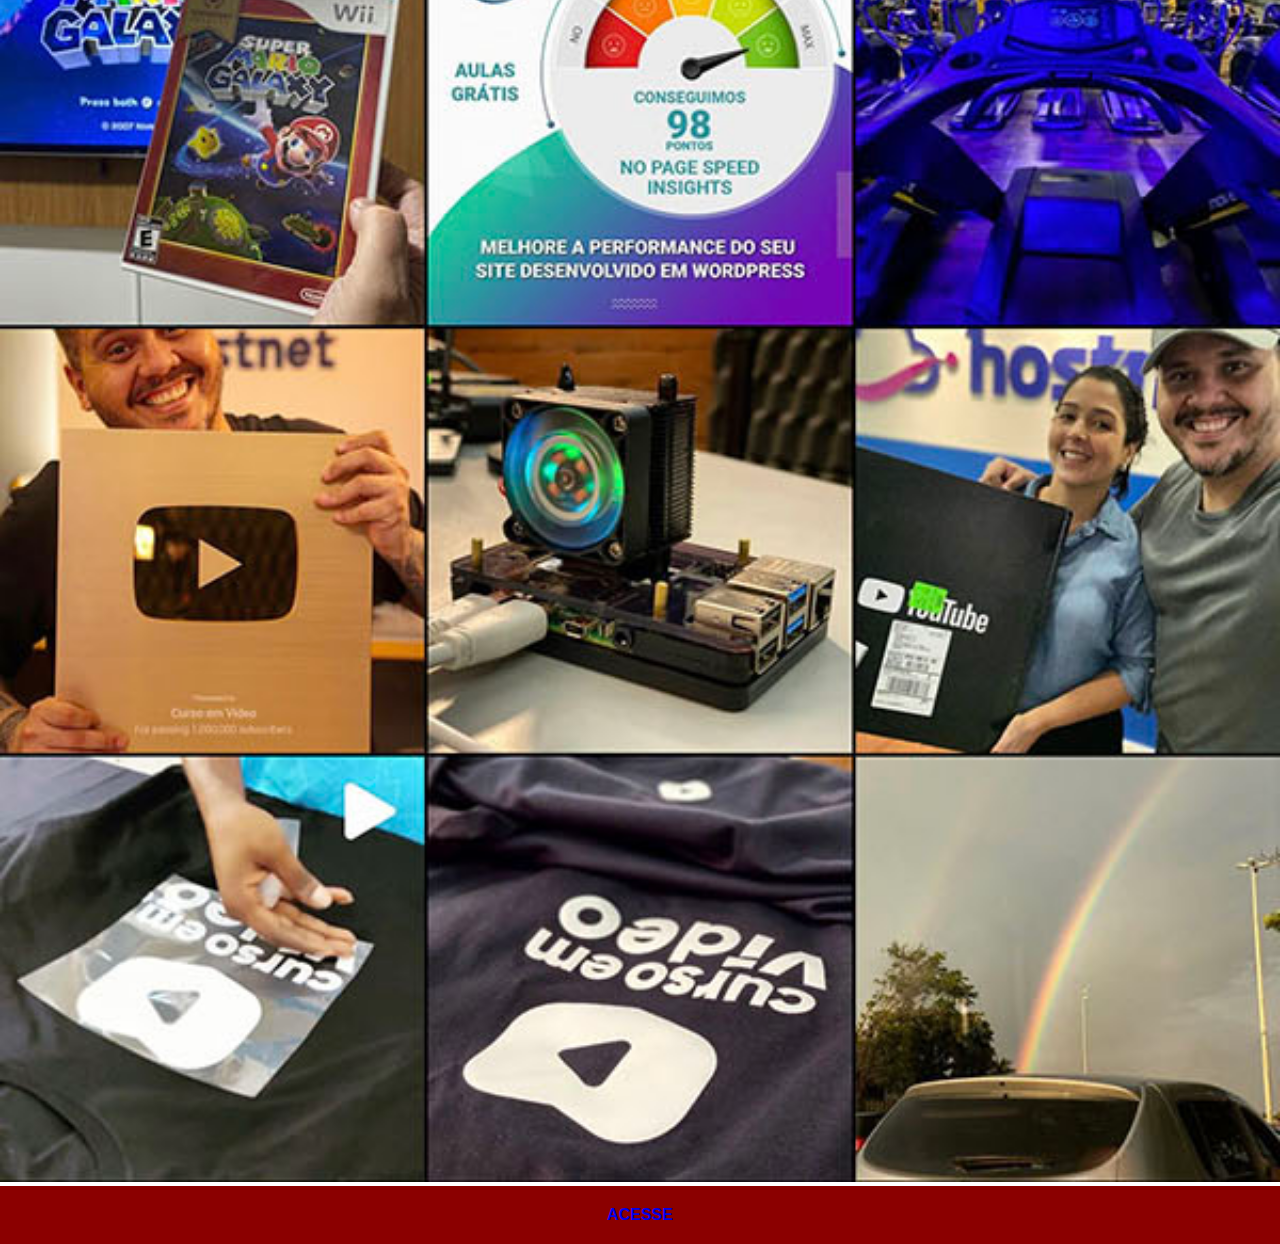
<file: instagram.html>
<!DOCTYPE html>
<html lang="en">
<head>
    <meta charset="UTF-8">
    <meta name="viewport" content="width=device-width, initial-scale=1.0">
    <title>Document</title>
    <link rel="stylesheet" href="estilos/social.css">
</head>
<body>
    <img src="imagens/tela-instagram.jpg" alt="">
    <a href="https://www.instagram.com/bumbacaetano.chiueue/?hl=pt">ACESSE</a>
</body>
</html>
</file>
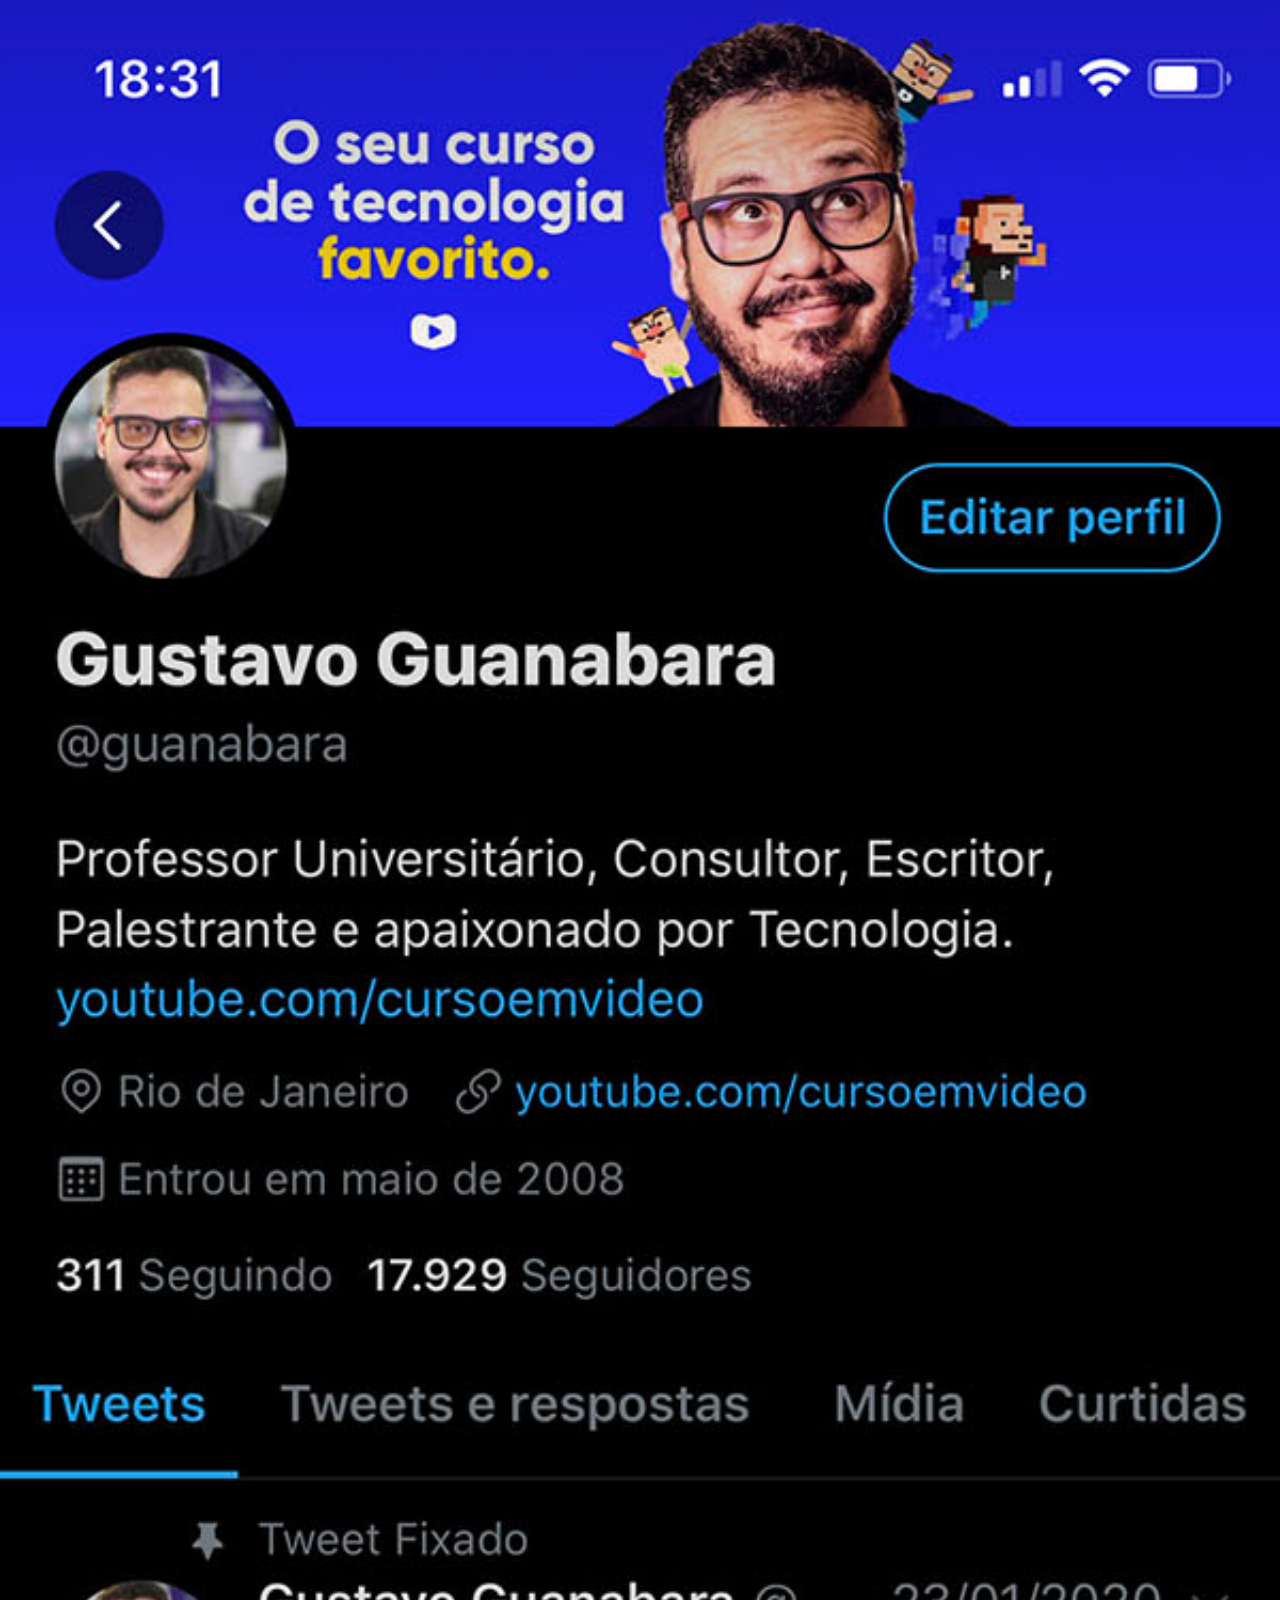
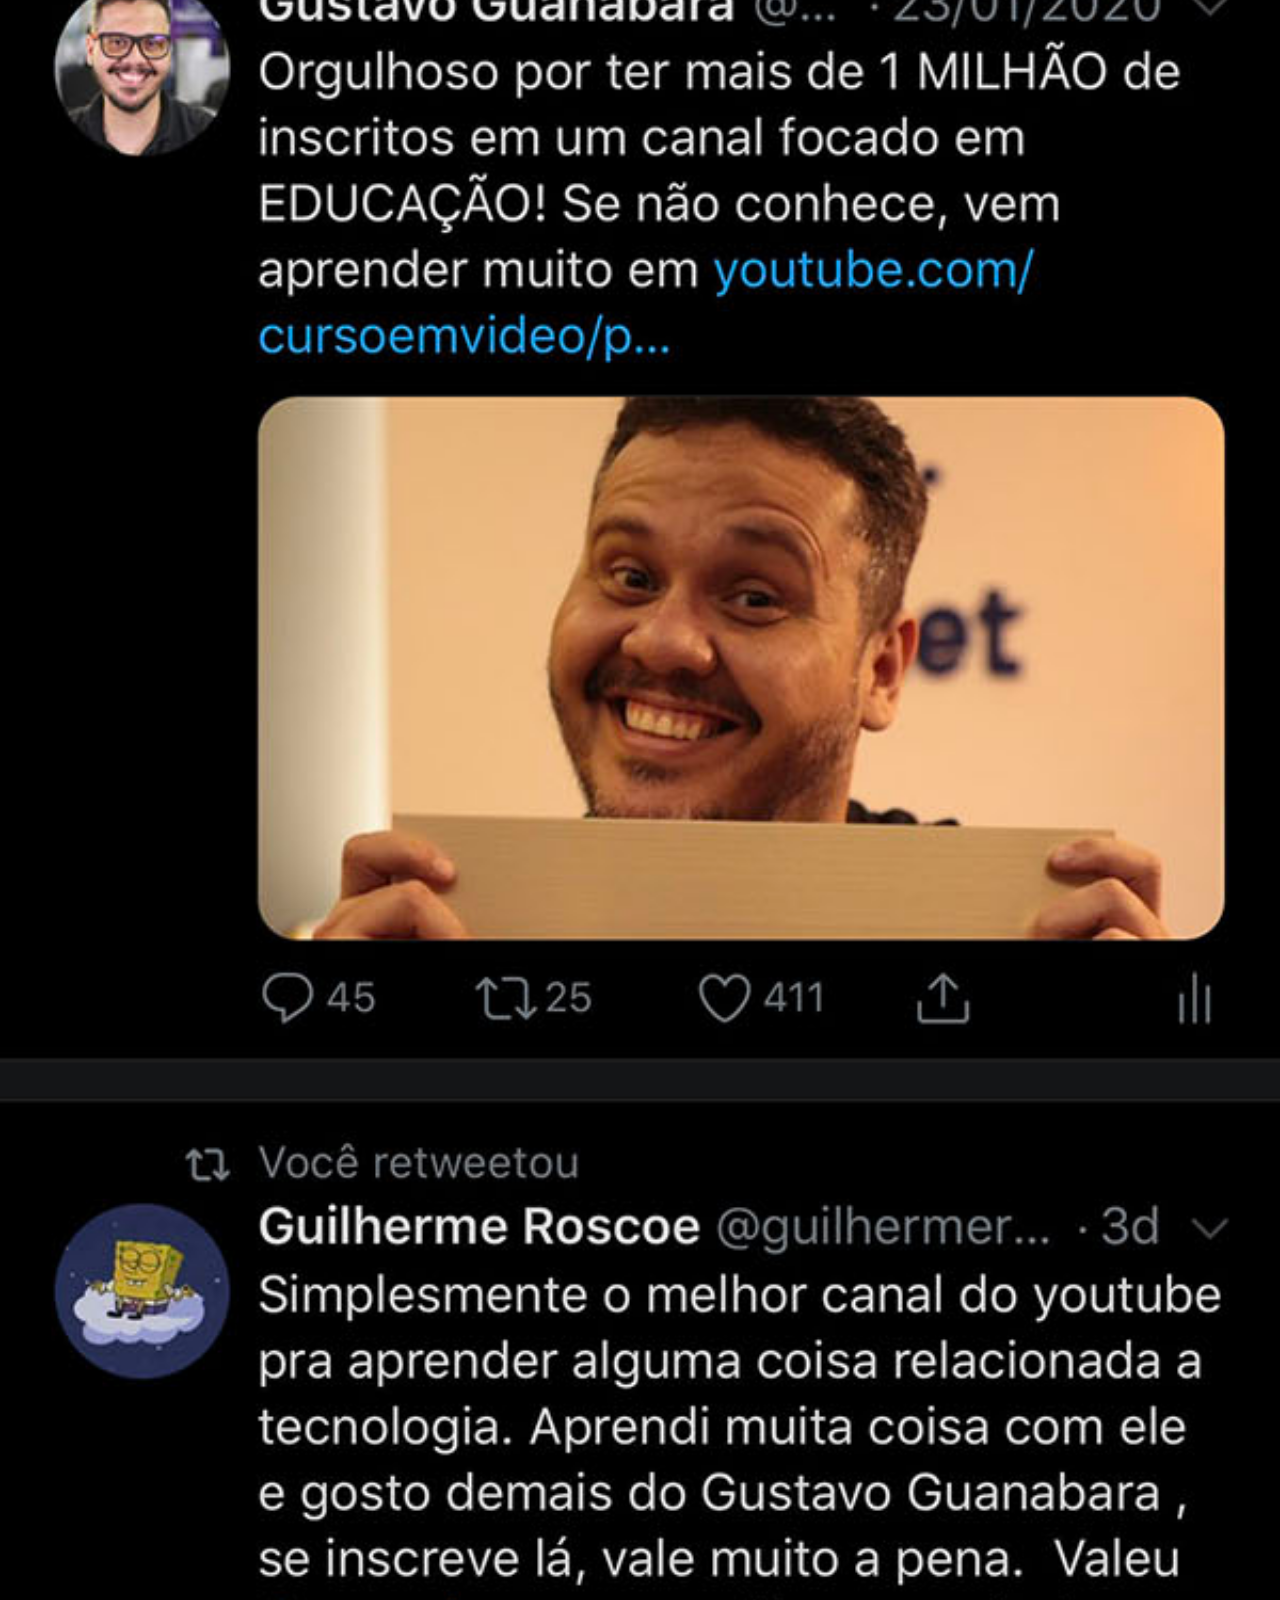
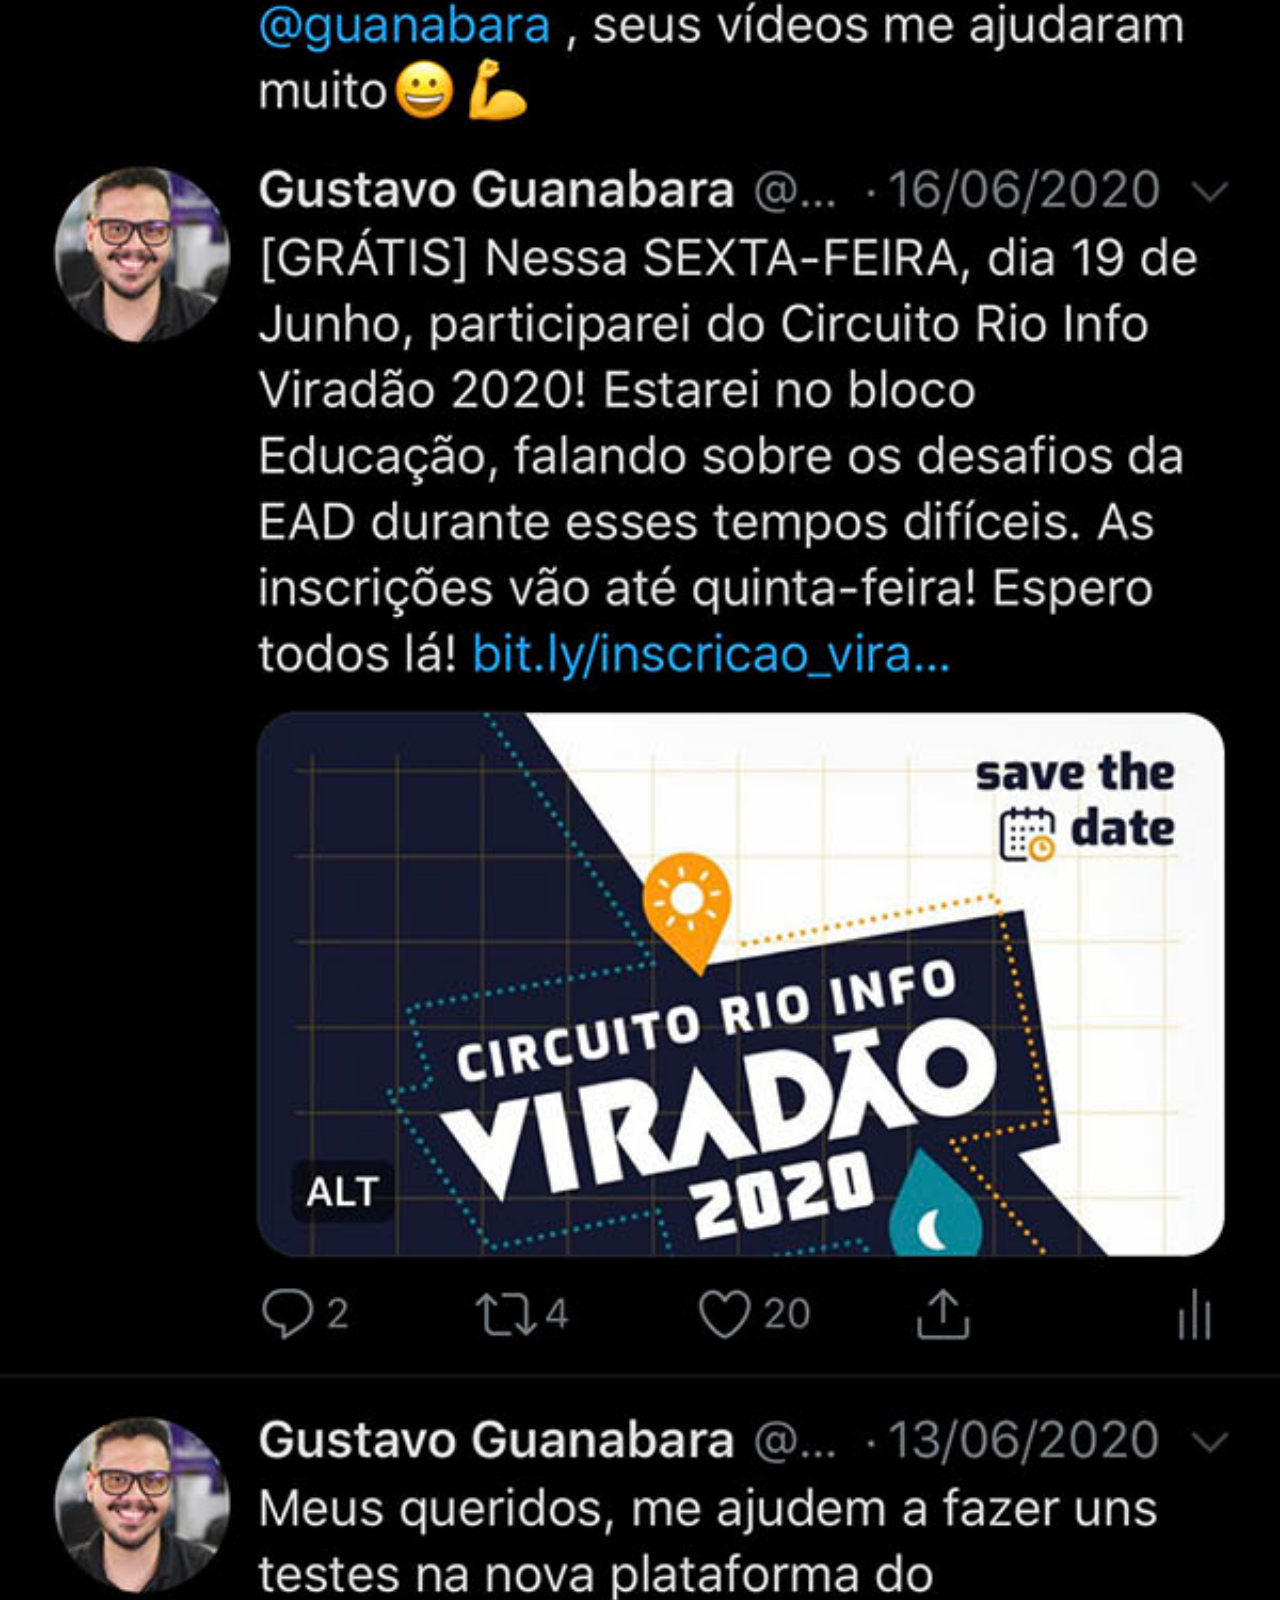
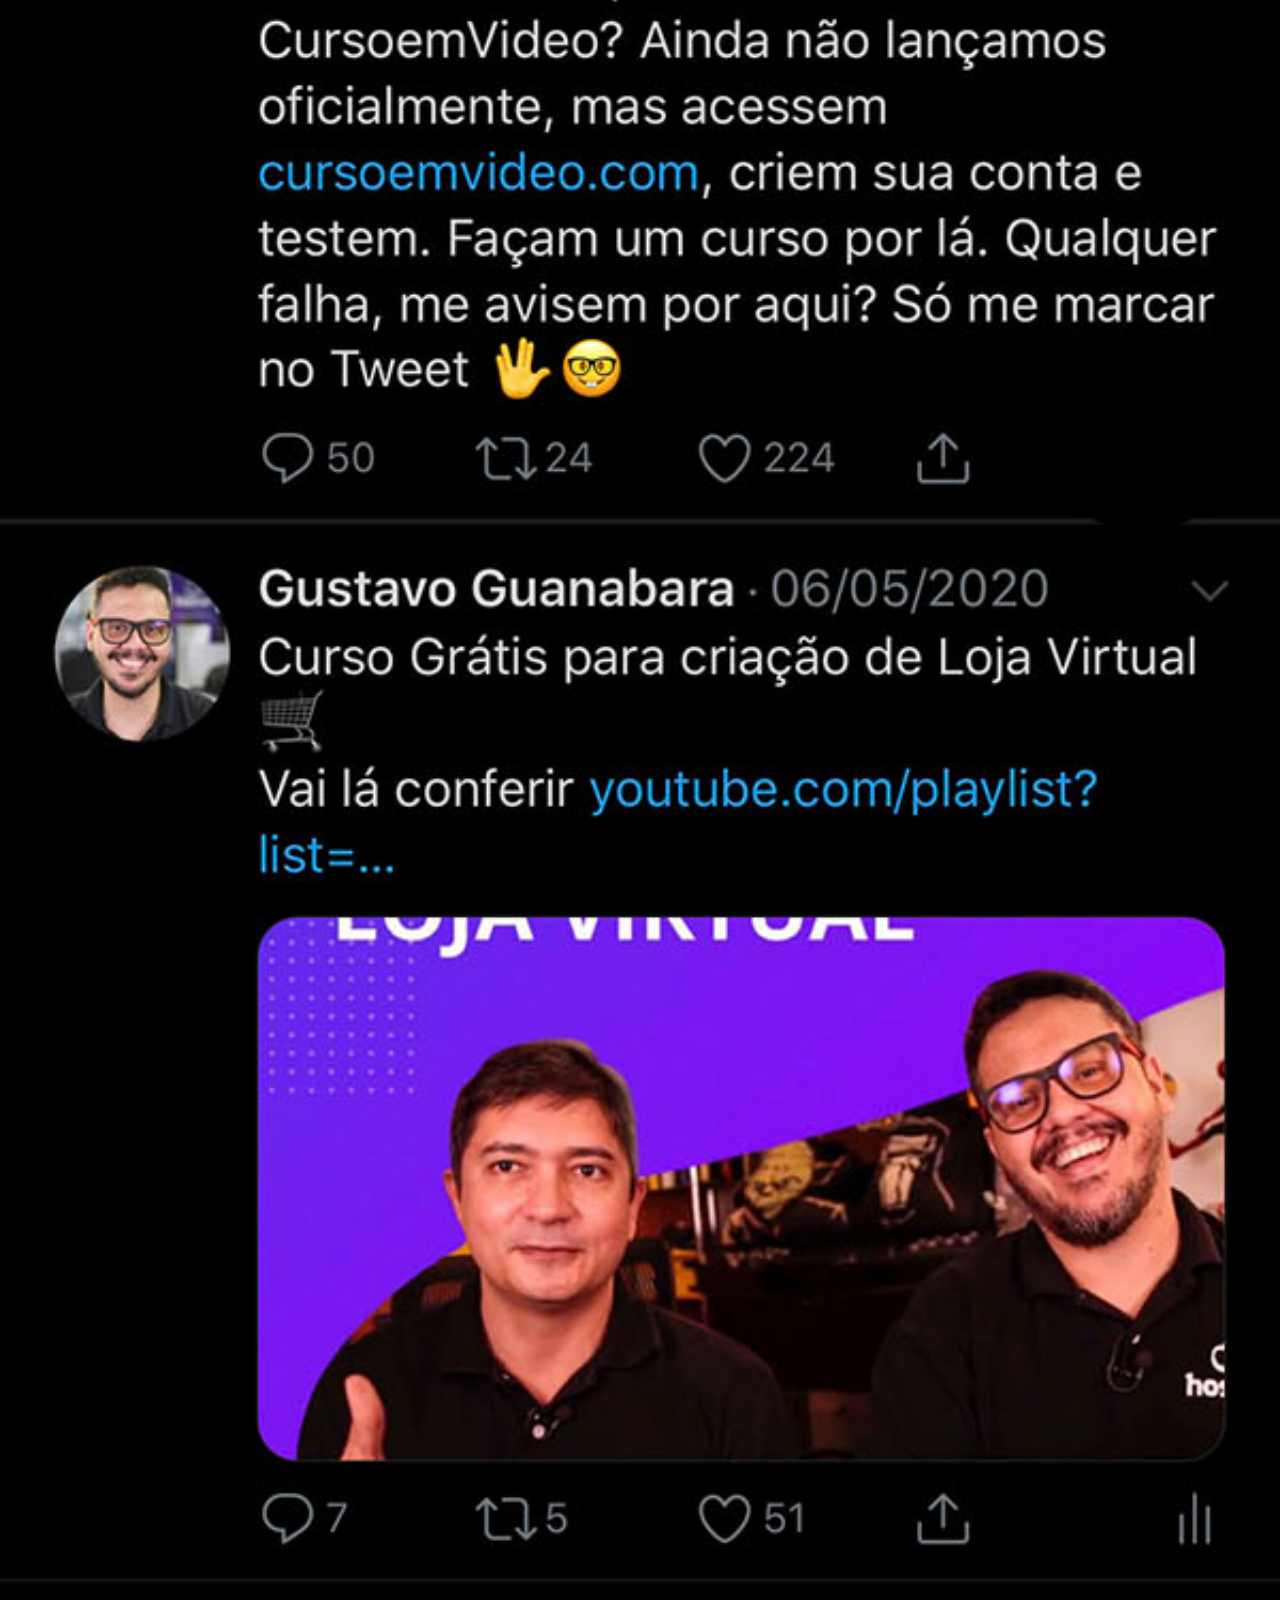
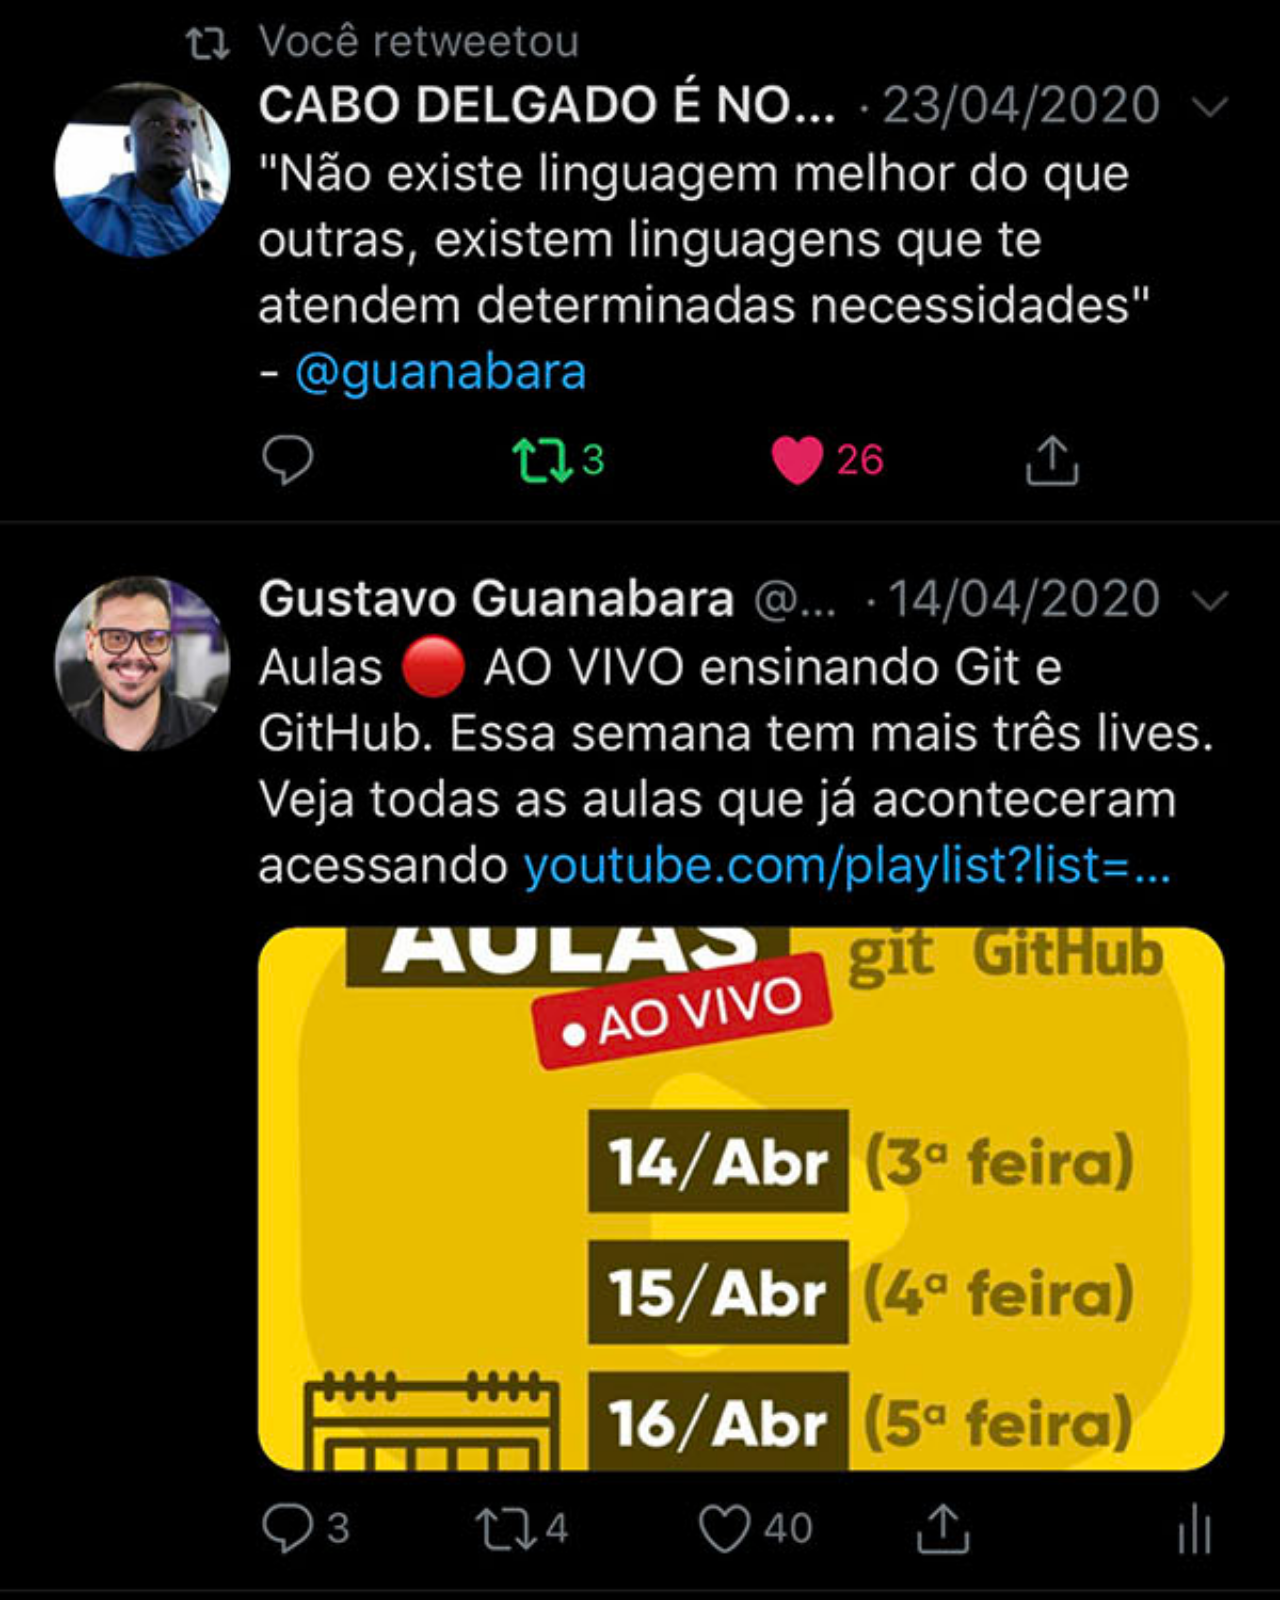
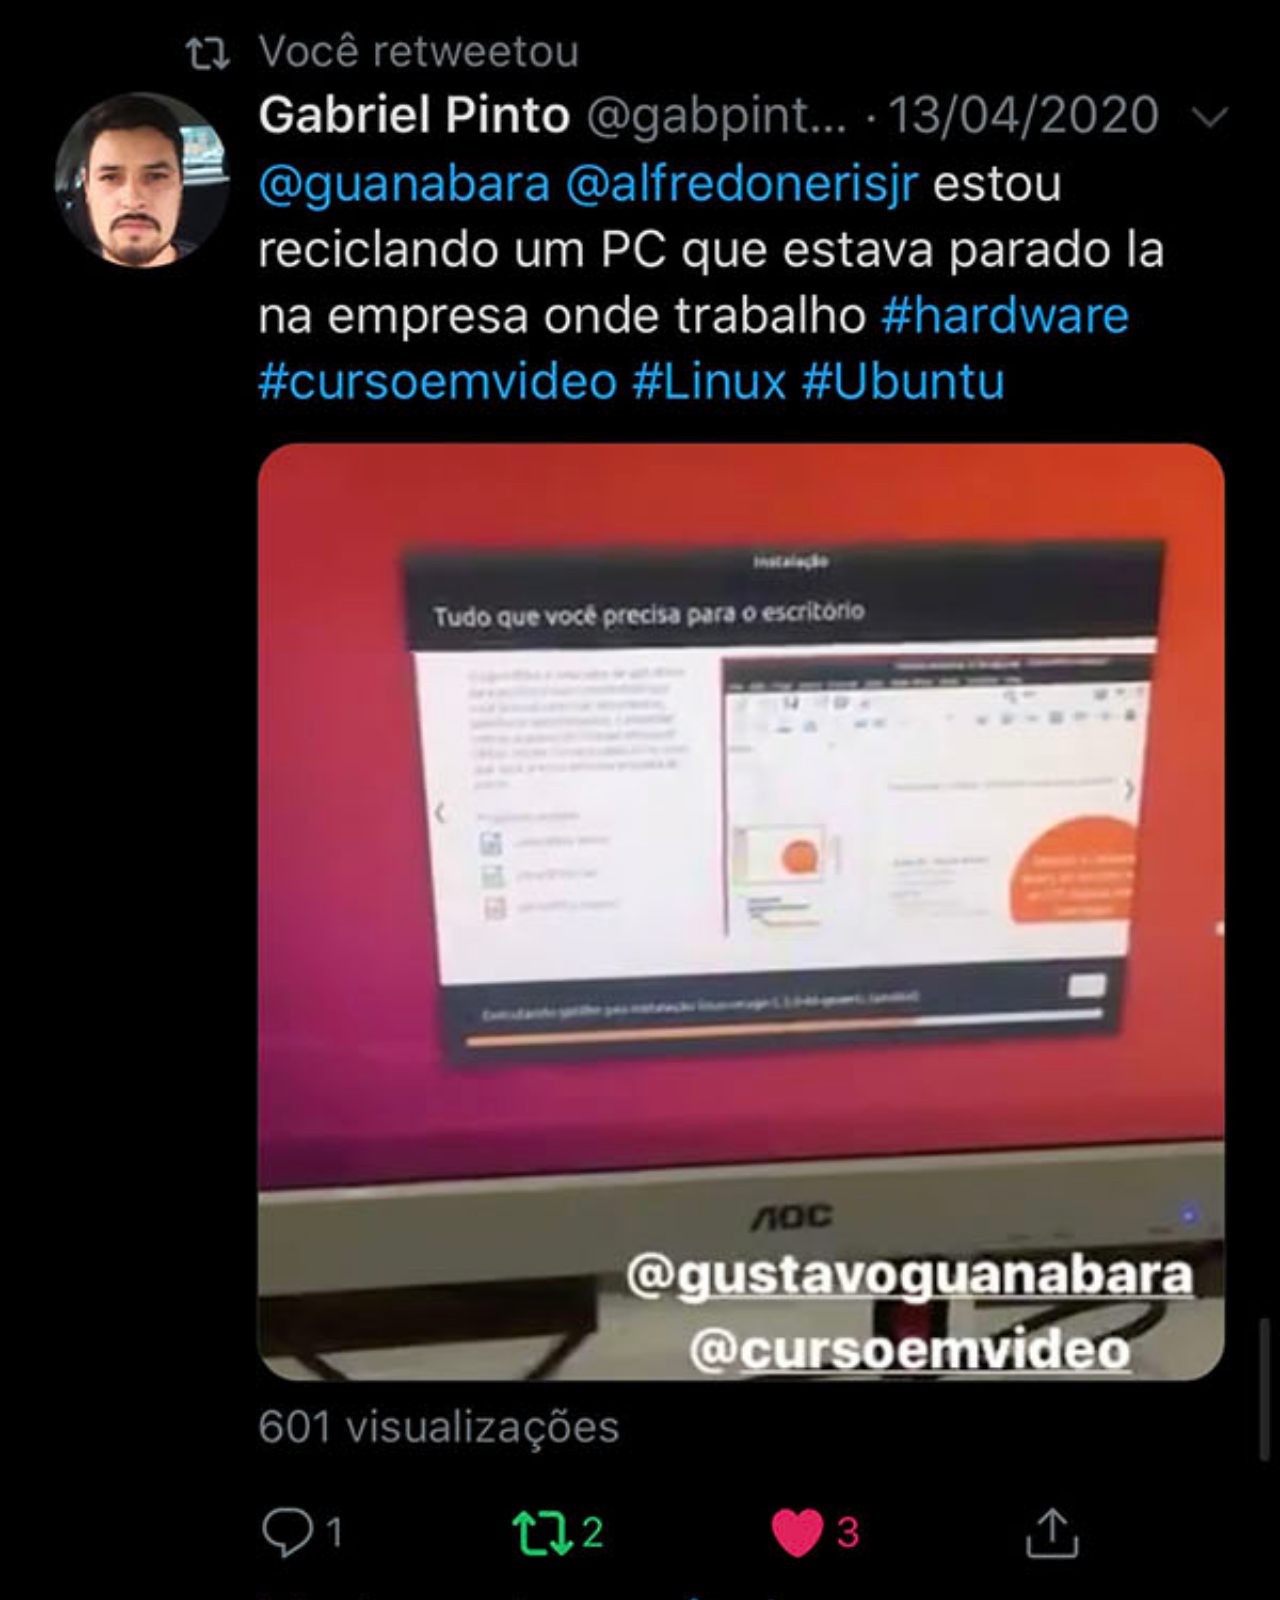
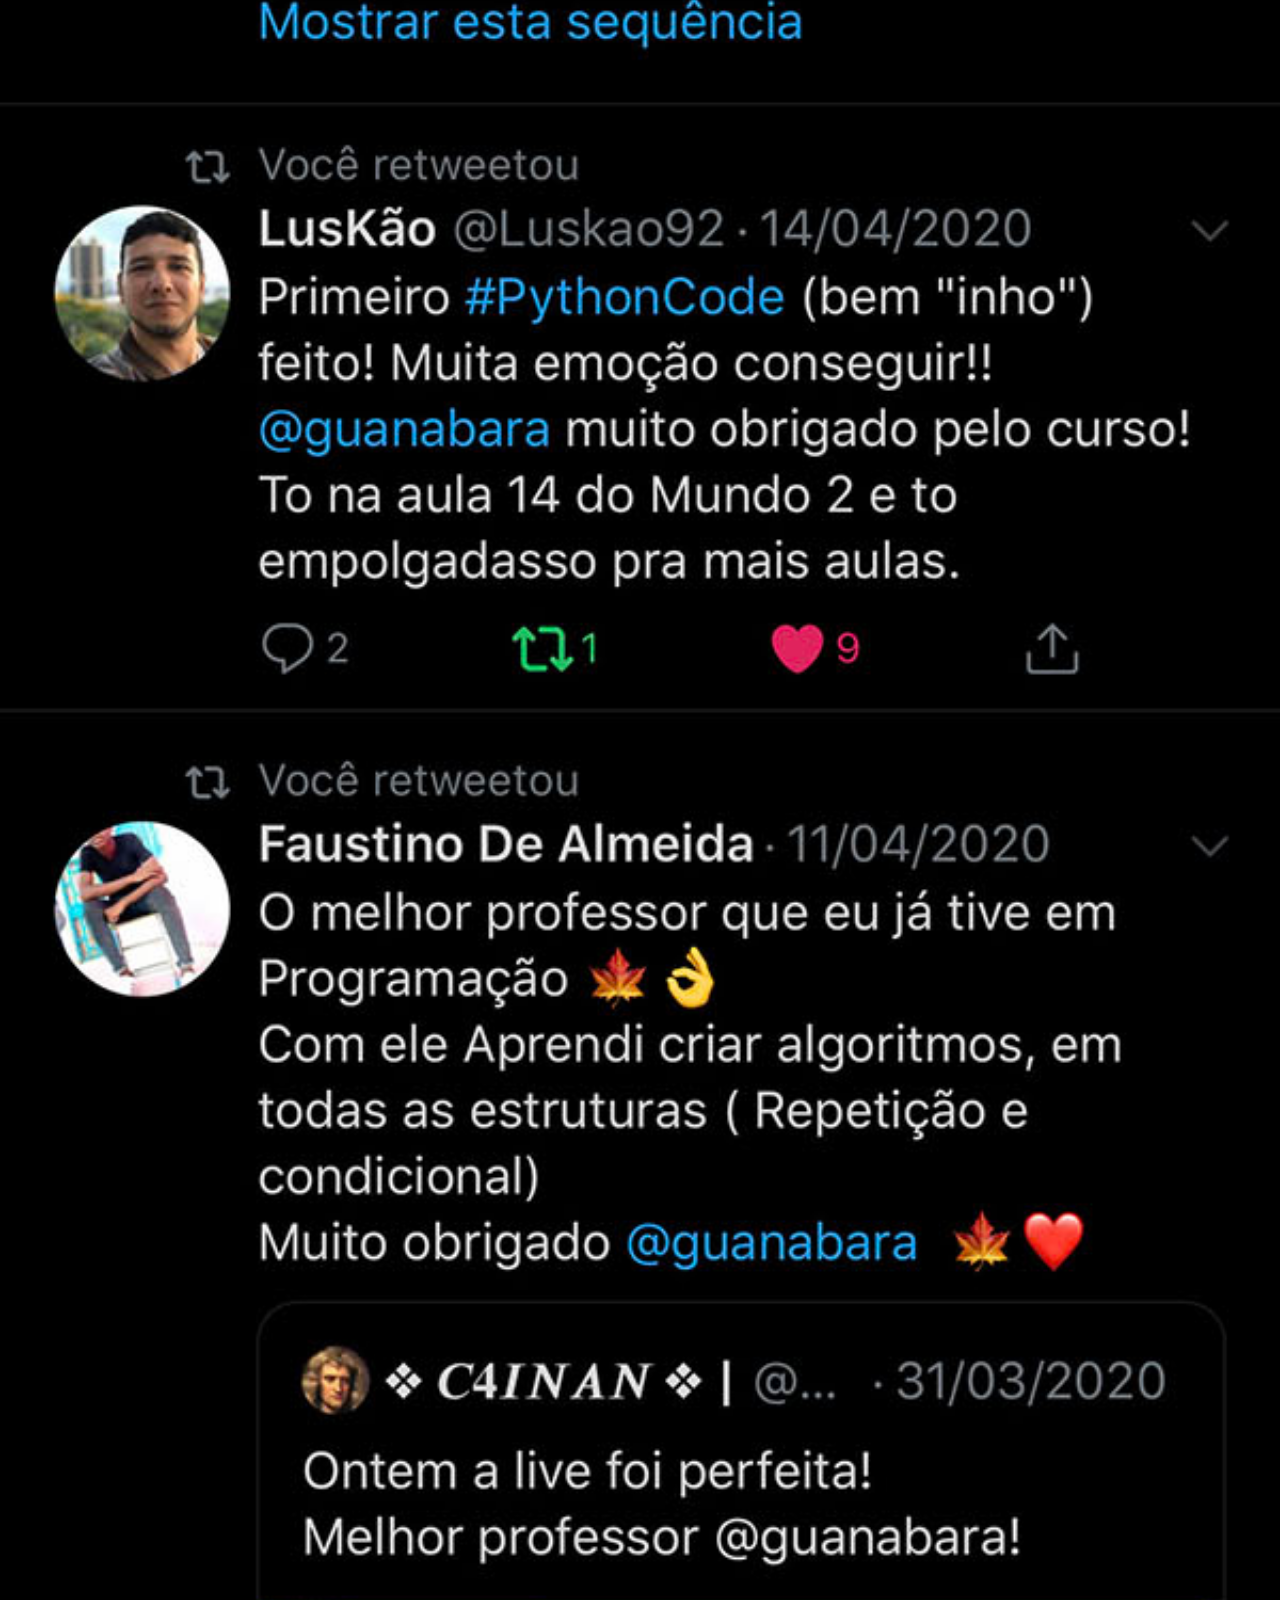
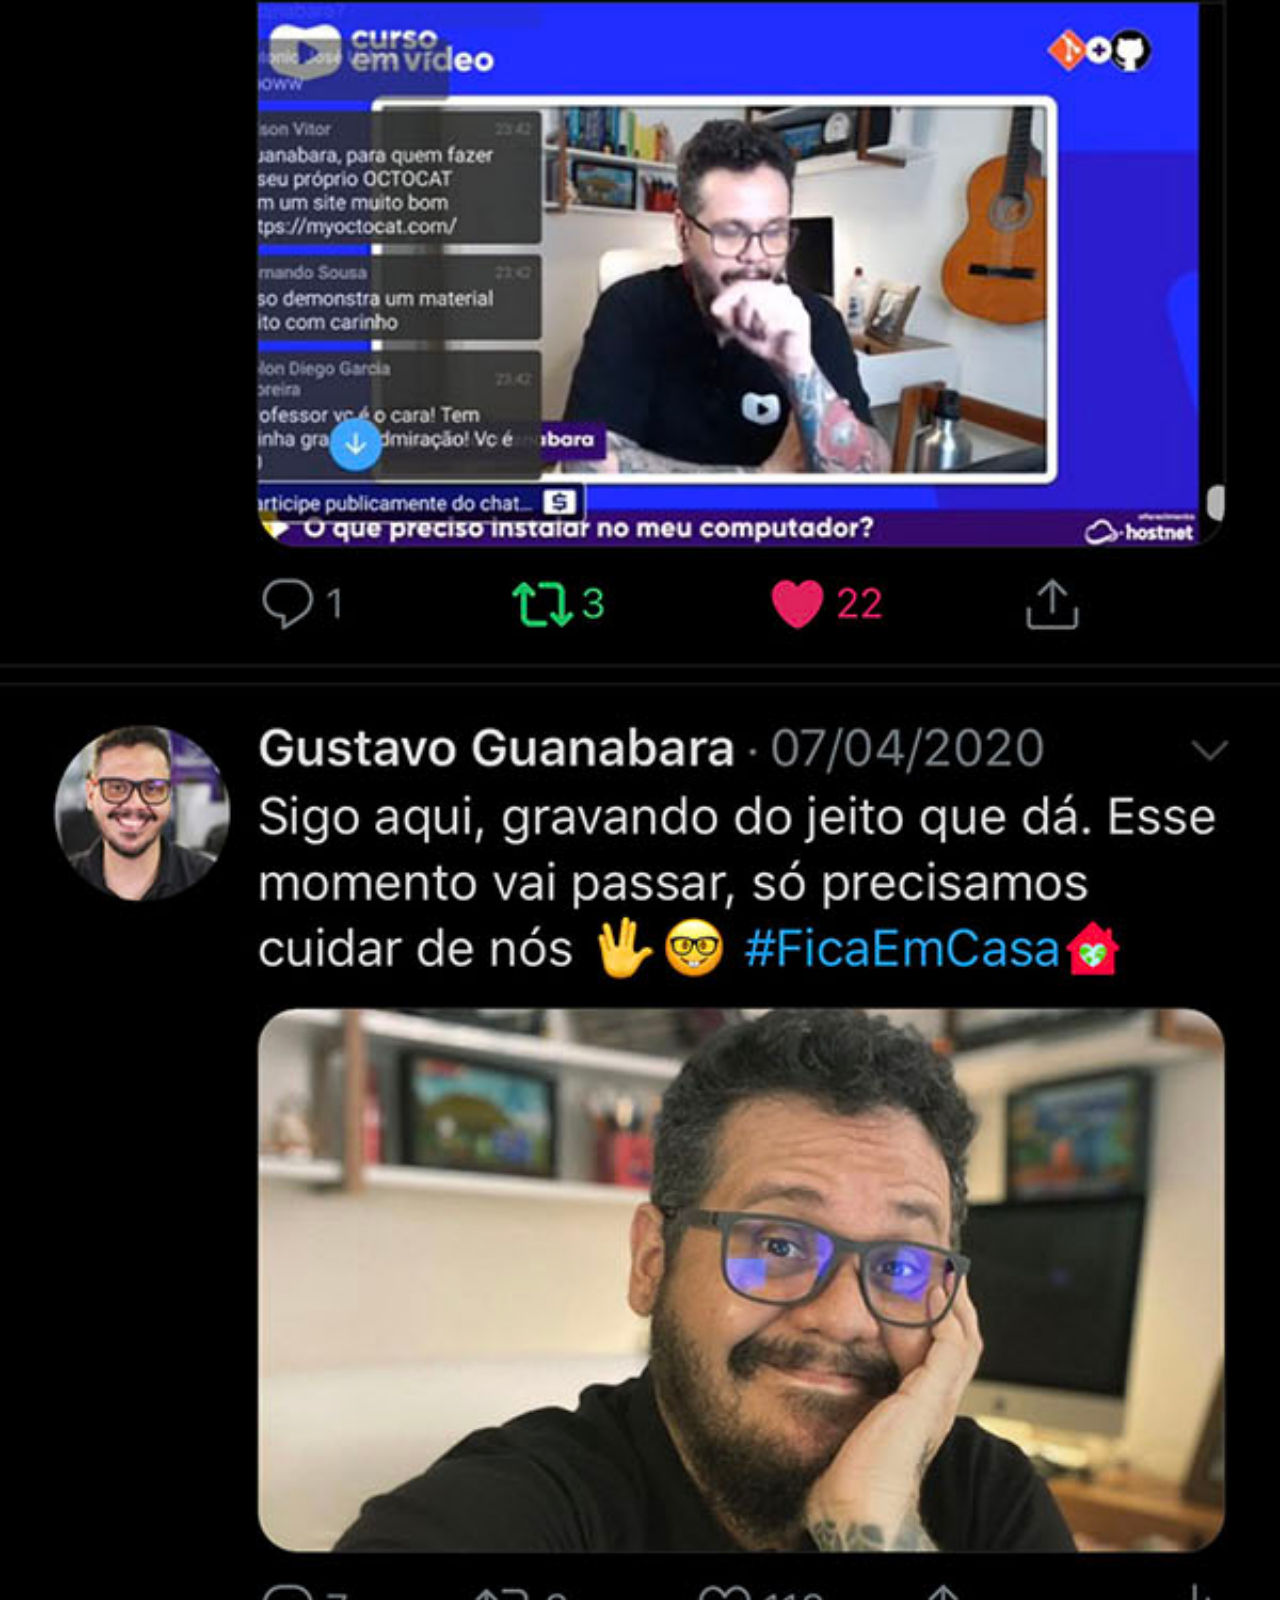
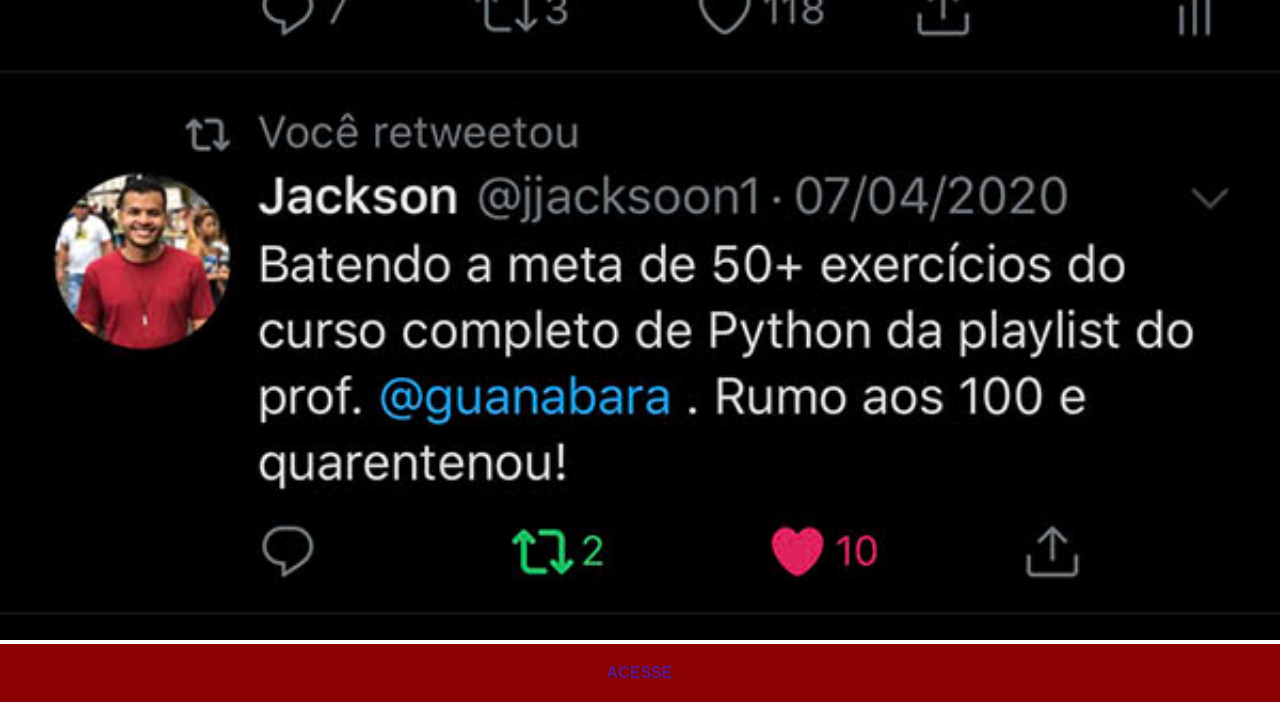
<file: twitter.html>
<!DOCTYPE html>
<html lang="en">
<head>
    <meta charset="UTF-8">
    <meta name="viewport" content="width=device-width, initial-scale=1.0">
    <title>Document</title>
    <link rel="stylesheet" href="estilos/social.css">
</head>
<body>
    <img src="imagens/tela-twitter.jpg" alt="">
    <a href="">ACESSE</a>
</body>
</html>
</file>
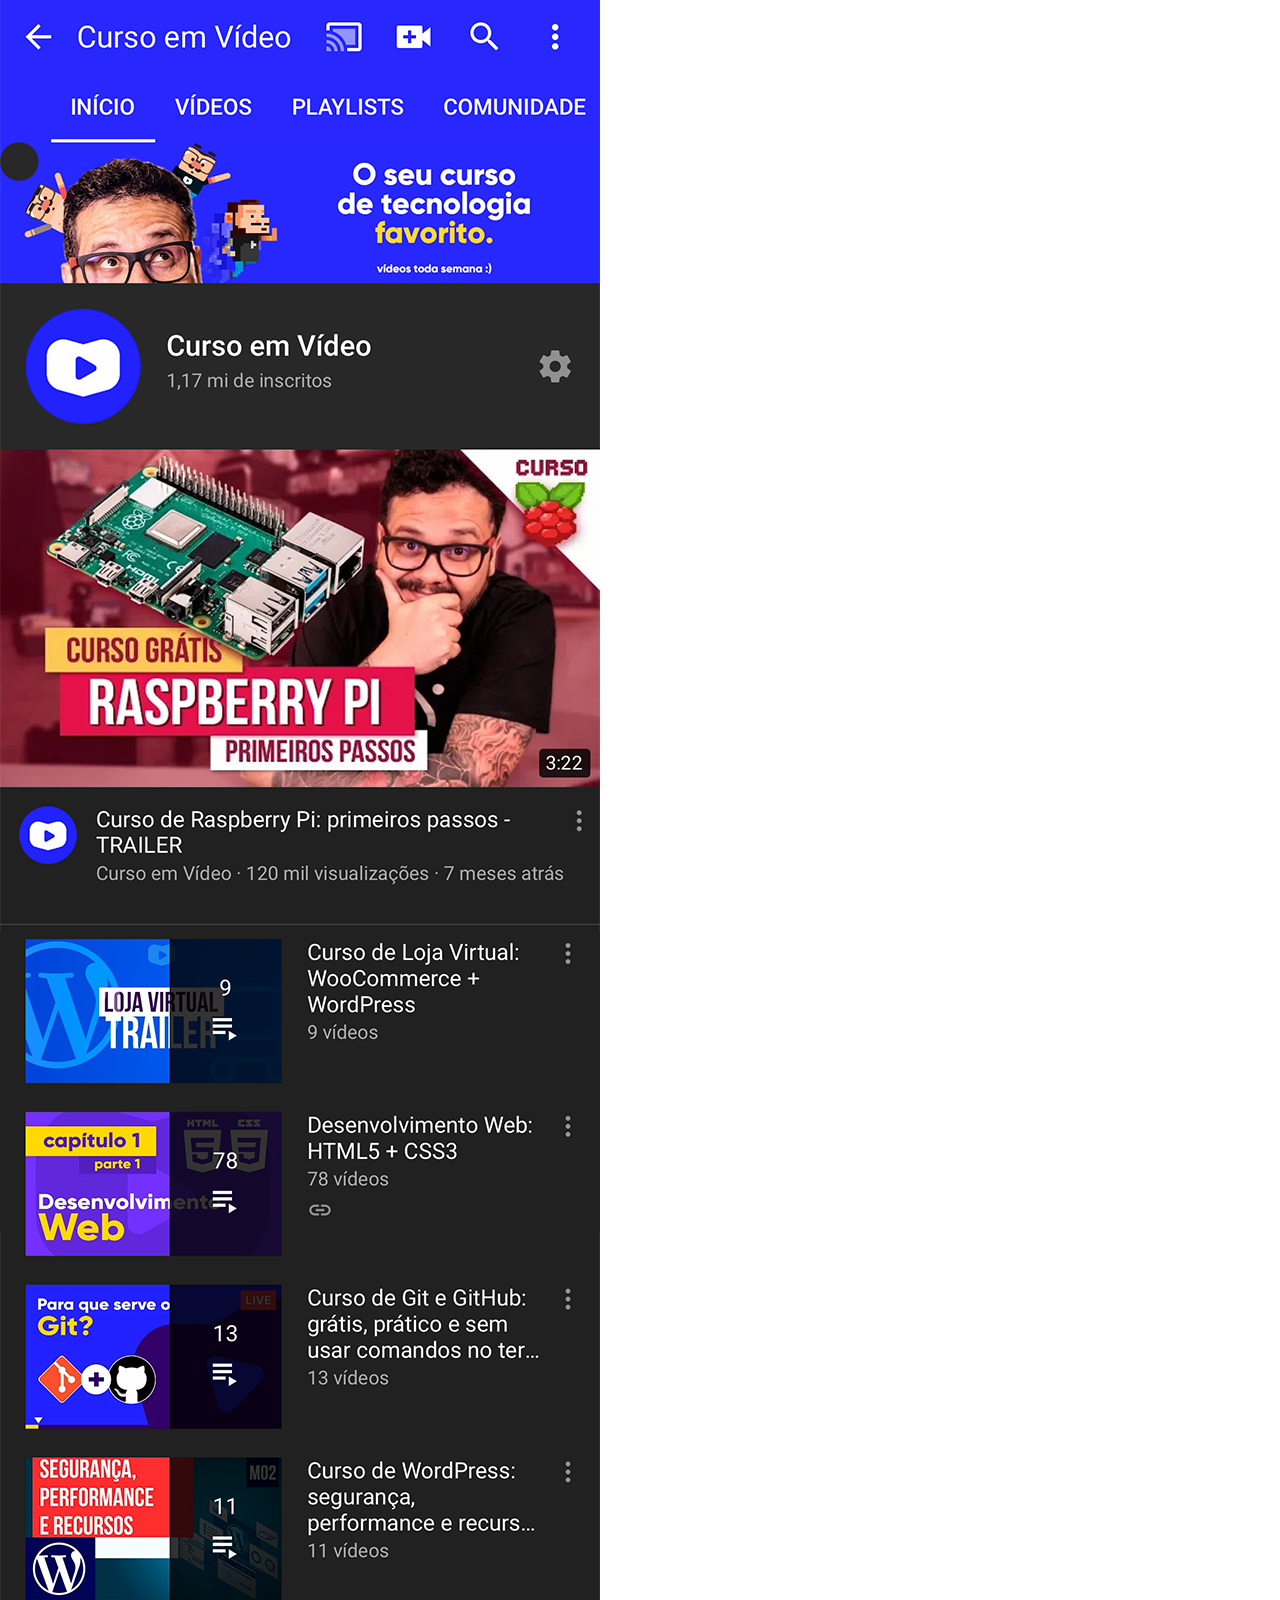
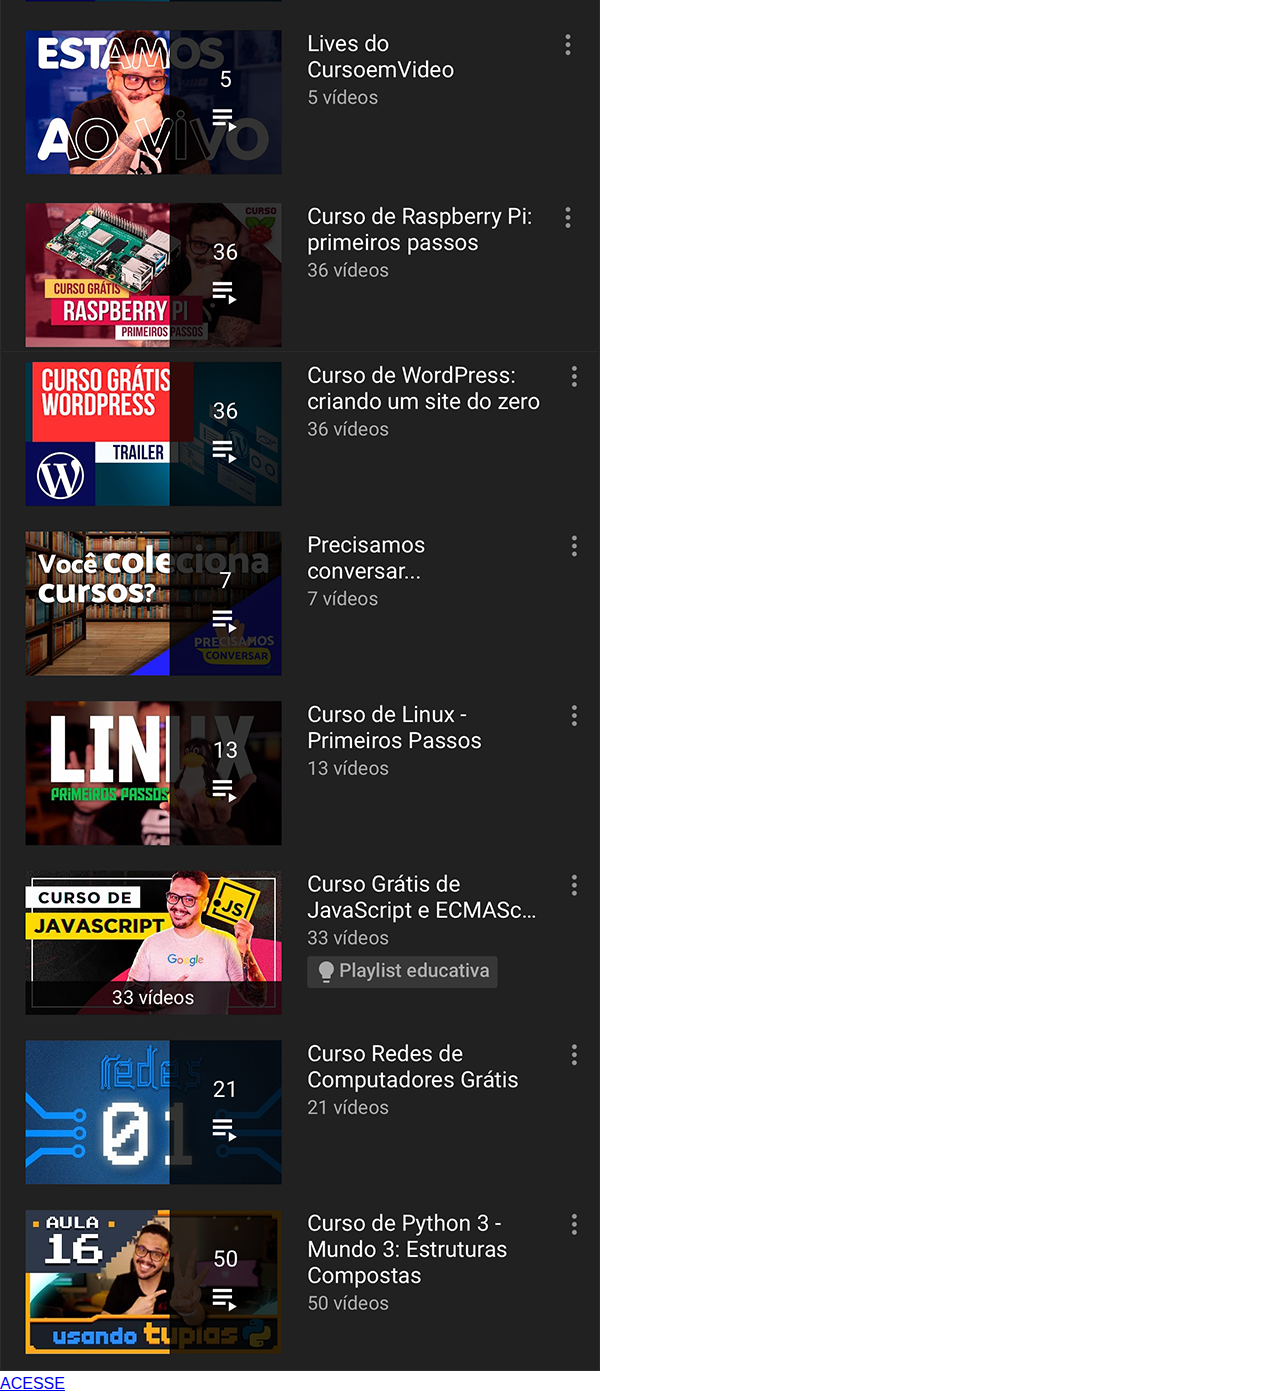
<file: youtube.html>
<!DOCTYPE html>
<html lang="pt-br">
<head>
    <meta charset="UTF-8">
    <meta name="viewport" content="width=device-width, initial-scale=1.0">
    <title>youtube</title>
    <style>
        *{
            margin: 0px;
            padding: 0px;
            font-family: Arial, Helvetica, sans-serif;
        }
        img{

        }
        a{
            display: block;
        }
    </style>
</head>
<body>
    <img src="imagens/tela-youtube.png" alt="Youtube">
    <a href="https://www.youtube.com/results?search_query=curso+em+video" target="_blank">ACESSE</a>
</body>
</html>
</file>
<file: estilos/style.css>
@charset "UTF-8";


*{
    margin: 0px;
    padding: 0px;
    font-family: Arial, Helvetica, sans-serif;
}
html, body{
    height: 100vh;
    width: 100vw;
    background-color: black;
   
}
main{
    height: 100vh;
    position: relative;
    
}
body{
    background: url('../imagens/fundo-madeira.jpg') no-repeat top center;
    background-size: cover;
    background-attachment: fixed;
}
section#telefone{
    height: 627px;
    width: 311px;
    top: 50%;
    left: 50%;
    transform: translate(-50%, -50%);
    
    background: url('../imagens/frame-iphone.png') no-repeat;
    
    position: absolute;
}
iframe#tela{
    position: relative;
    top: 80px;
    left: 22px;
    width: 269px;
    height: 471px;
}
section#redes-sociais img{
    width: 50px;
    height: 50px;
    margin: 10px;
    border-radius: 50%;
    box-shadow: 2px 2px 5px black;
    box-sizing: border-box;
}
section#redes-sociais{
    text-align: right;
}

section#redes-sociais img:hover{
    border: 2px solid rgba(255, 255, 255, 0.658);
    transform: translate(-5px, -5px);
    box-shadow: 5px 5px 10px black;
    transition: transform 1s;

}
</file>
<file: estilos/social.css>
@charset "UTF-8";

*{
    margin: 0px;
    padding: 0px;
    font-family: Arial, Helvetica, sans-serif;
}
::-webkit-scrollbar{
    width: 0px;
    height: 0px;
}
img{
    width: 100vw;

}
a{
    display: block;
    background-color: darkred;
    padding: 20px;
    text-align: center;
    font-weight: bolder;
    text-decoration: none;
}
a:hover{
    background-color: red;
    color: white;
}
</file>
